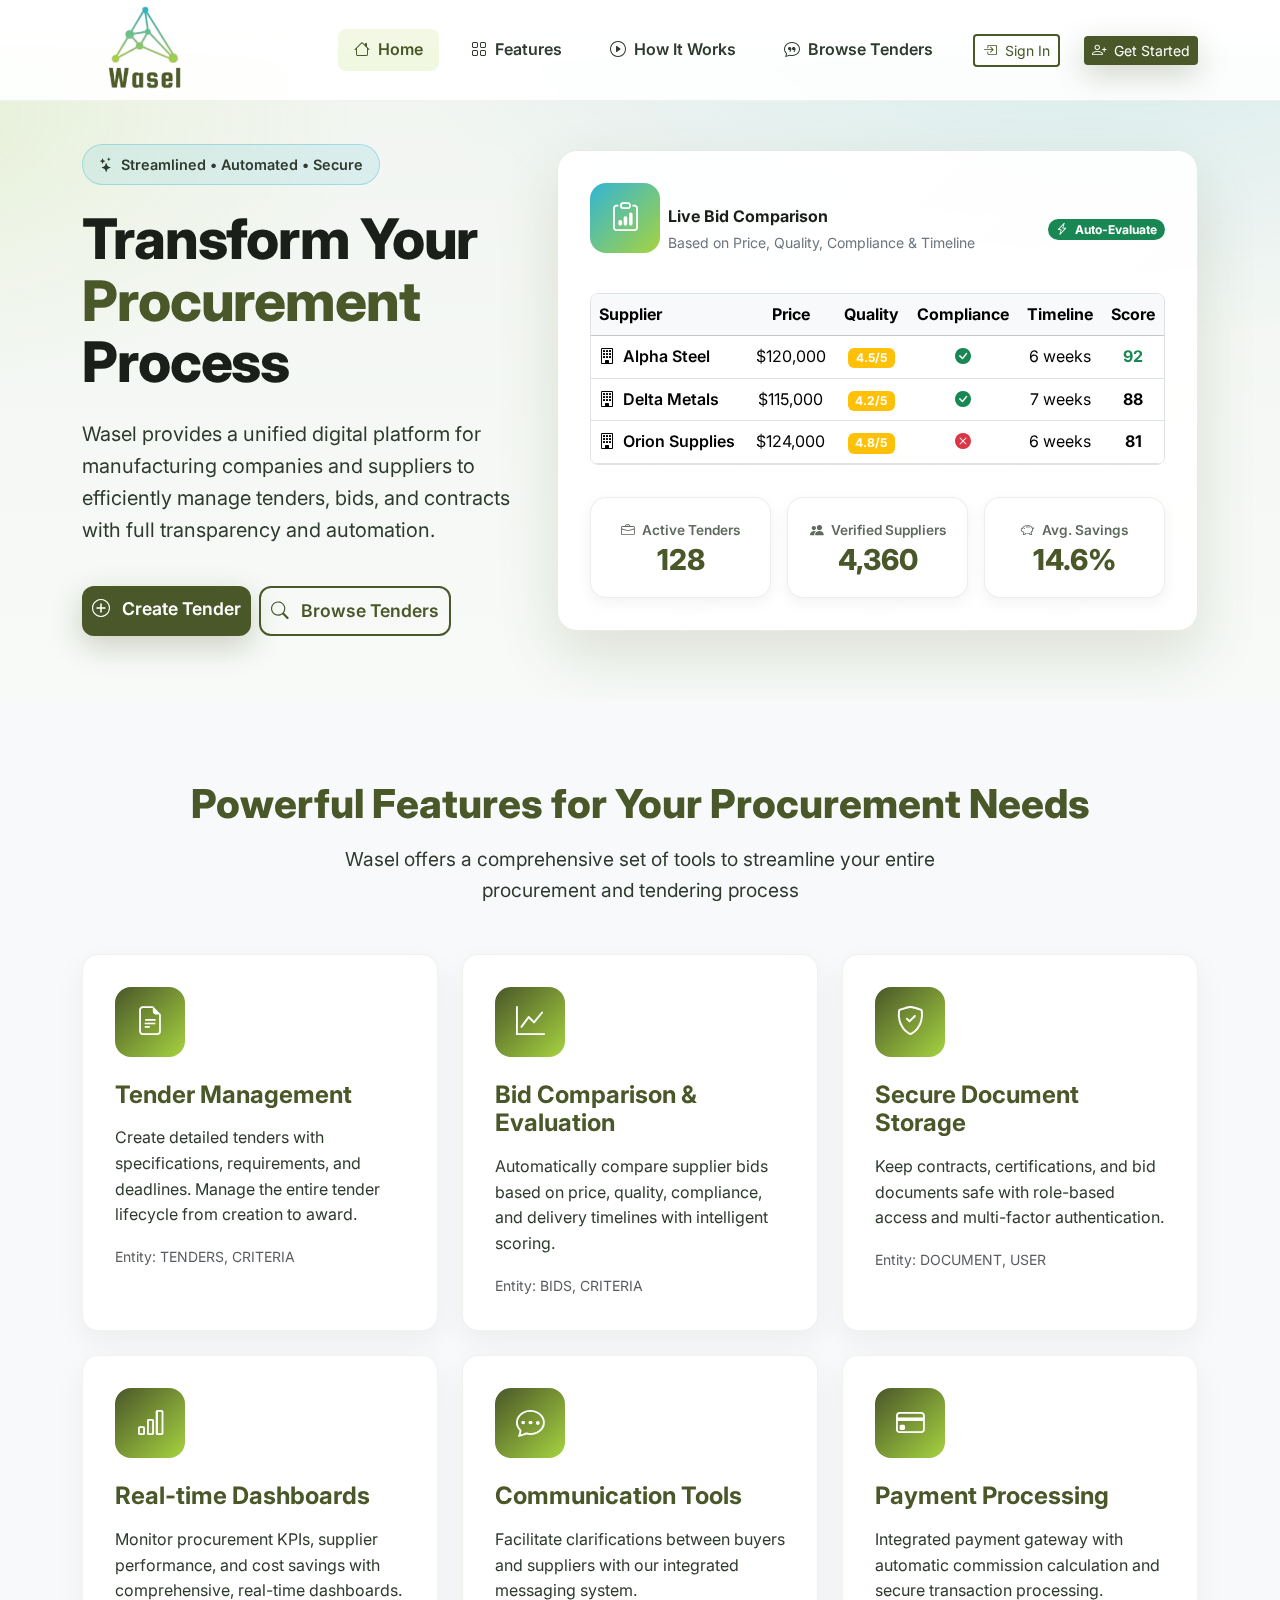
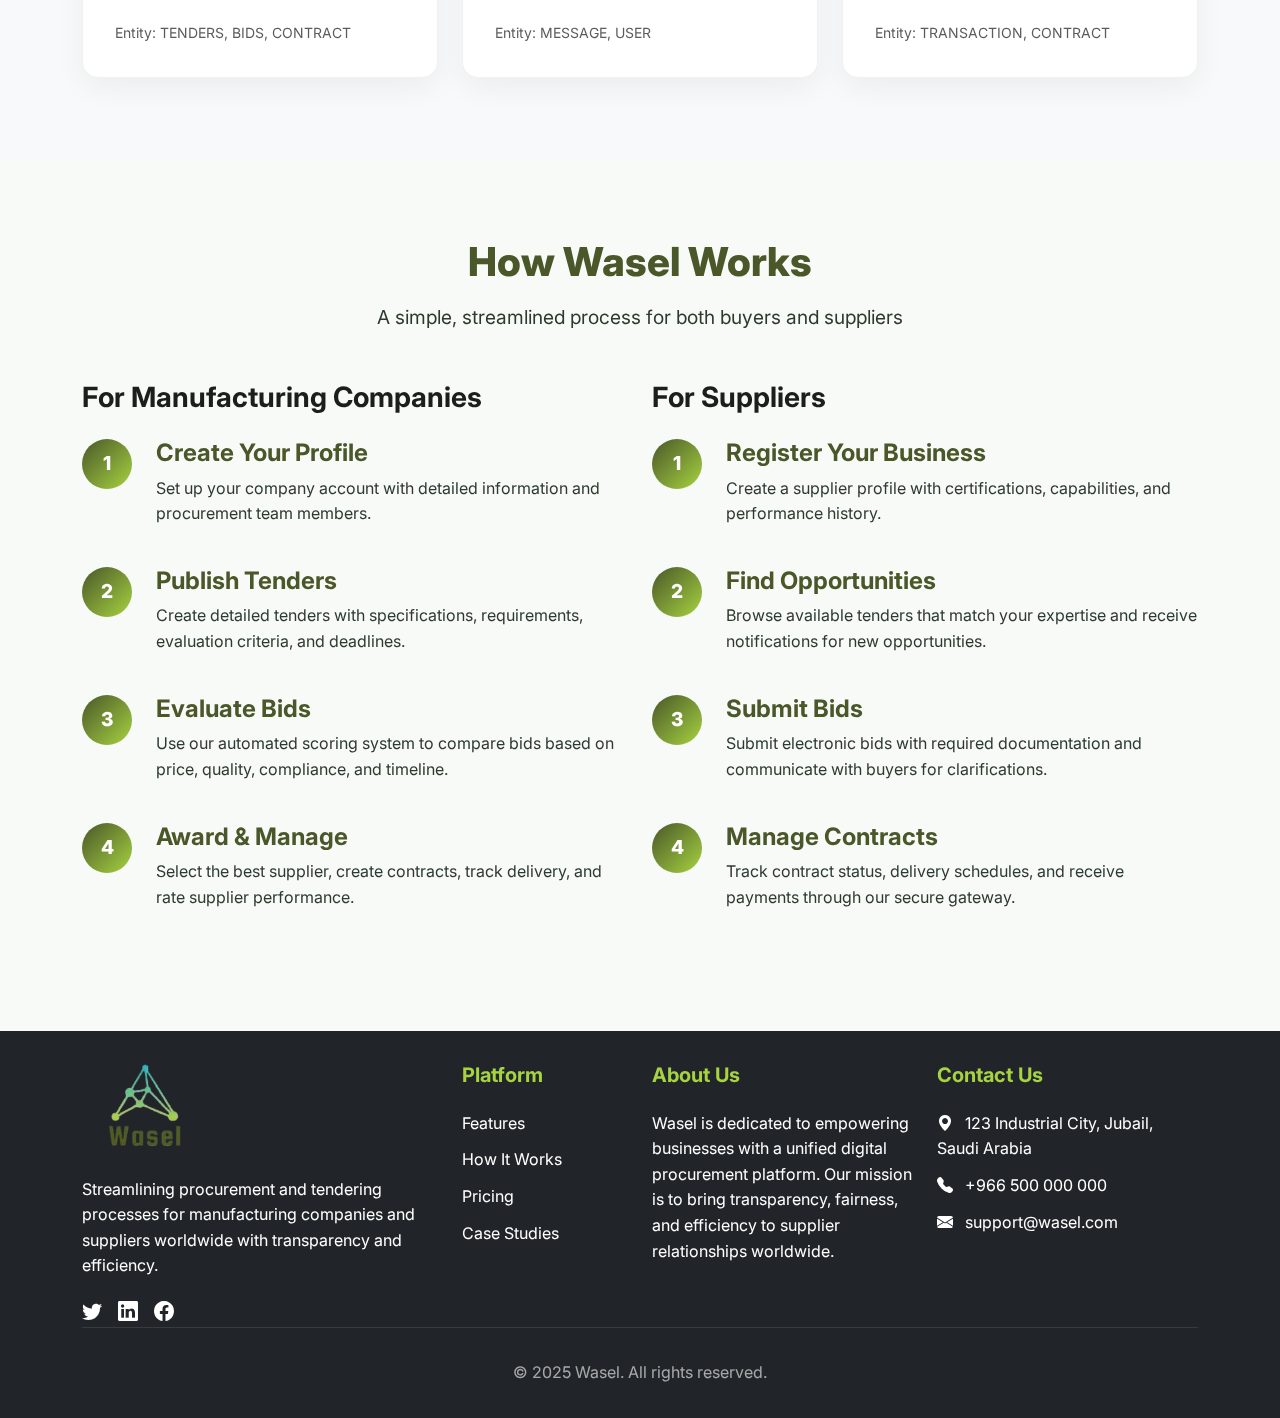
<file: Interfaces_Code/index.html>
<!DOCTYPE html>
<html lang="en">
<head>
    <meta charset="utf-8" />
    <meta name="viewport" content="width=device-width, initial-scale=1" />
    <title>Wasel – Smart Tendering Platform</title>

    <!-- Bootstrap 5 -->
    <link href="https://cdn.jsdelivr.net/npm/bootstrap@5.3.3/dist/css/bootstrap.min.css" rel="stylesheet" />
    <!-- Bootstrap Icons -->
    <link href="https://cdn.jsdelivr.net/npm/bootstrap-icons@1.11.3/font/bootstrap-icons.css" rel="stylesheet" />
    <!-- Google Fonts -->
    <link href="https://fonts.googleapis.com/css2?family=Inter:wght@300;400;500;600;700;800&display=swap" rel="stylesheet">
    <link rel="stylesheet" href="custom.css">
</head>
<body>

<!-- NAVBAR -->
<nav class="navbar navbar-expand-lg p-0 fixed-top mb-4">
    <div class="container">
        <a class="navbar-brand d-flex align-items-center gap-2" href="#">
            <img src="logo.png" style="height: 90px;">
        </a>

        <button class="navbar-toggler" type="button" data-bs-toggle="collapse" data-bs-target="#navbarNav">
            <span class="navbar-toggler-icon"></span>
        </button>

        <div class="collapse navbar-collapse" id="navbarNav">
            <ul class="navbar-nav ms-auto align-items-center gap-3">
                <li class="nav-item"><a class="nav-link active" href="#"><i class="bi bi-house me-1"></i> Home</a></li>
                <li class="nav-item"><a class="nav-link" href="#features"><i class="bi bi-grid me-1"></i> Features</a></li>
                <li class="nav-item"><a class="nav-link" href="#how-it-works"><i class="bi bi-play-circle me-1"></i> How It Works</a></li>
                <li class="nav-item"><a class="nav-link" href="#testimonials"><i class="bi bi-chat-quote me-1"></i> Browse Tenders</a></li>
                <li class="nav-item ms-2">
                    <a class="btn btn-outline-primary btn-sm" href="#">
                        <i class="bi bi-box-arrow-in-right me-1"></i> Sign In
                    </a>
                </li>
                <li class="nav-item">
                    <a class="btn btn-primary btn-sm ms-2" href="#">
                        <i class="bi bi-person-plus me-1"></i> Get Started
                    </a>
                </li>
            </ul>
        </div>
    </div>
</nav>

<!-- HERO SECTION -->
<section class="hero-section mt-5">
    <div class="container">
        <div class="row align-items-center">
            <div class="col-lg-5 hero-content fade-in-up">
          <span class="hero-kicker">
            <i class="bi bi-stars"></i>
            Streamlined • Automated • Secure
          </span>

                <h1 class="hero-title">
                    Transform Your <span class="highlight">Procurement</span> Process
                </h1>

                <p class="hero-subtitle">
                    Wasel provides a unified digital platform for manufacturing companies and suppliers to efficiently manage tenders, bids, and contracts with full transparency and automation.
                </p>

                <div class="hero-cta d-flex flex-wrap gap-2">
                    <a href="#" class="btn btn-primary">
                        <i class="bi bi-plus-circle me-2"></i> Create Tender
                    </a>
                    <a href="#" class="btn btn-outline-primary">
                        <i class="bi bi-search me-2"></i> Browse Tenders
                    </a>
                </div>
            </div>

            <div class="col-lg-7 fade-in-up delay-1">
                <div class="hero-card">
                    <div class="d-flex align-items-center justify-content-between mb-3">
                        <div class="d-flex align-items-center gap-2">
                <span class="feature-icon" style="background: var(--gradient-secondary);">
                  <i class="bi bi-clipboard-data"></i>
                </span>
                            <div>
                                <div class="fw-bold">Live Bid Comparison</div>
                                <small class="text-secondary">Based on Price, Quality, Compliance & Timeline</small>
                            </div>
                        </div>
                        <span class="badge bg-success rounded-pill">
                <i class="bi bi-lightning-charge me-1"></i> Auto-Evaluate
              </span>
                    </div>

                    <div class="table-responsive rounded-3 border">
                        <table class="table align-middle mb-0">
                            <thead class="table-light">
                            <tr>
                                <th>Supplier</th>
                                <th class="text-center">Price</th>
                                <th class="text-center">Quality</th>
                                <th class="text-center">Compliance</th>
                                <th class="text-center">Timeline</th>
                                <th class="text-center">Score</th>
                            </tr>
                            </thead>
                            <tbody>
                            <tr>
                                <td class="fw-semibold"><i class="bi bi-building me-1"></i> Alpha Steel</td>
                                <td class="text-center">$120,000</td>
                                <td class="text-center"><span class="badge bg-warning">4.5/5</span></td>
                                <td class="text-center"><i class="bi bi-check-circle-fill text-success"></i></td>
                                <td class="text-center">6 weeks</td>
                                <td class="text-center fw-bold text-success">92</td>
                            </tr>
                            <tr>
                                <td class="fw-semibold"><i class="bi bi-building me-1"></i> Delta Metals</td>
                                <td class="text-center">$115,000</td>
                                <td class="text-center"><span class="badge bg-warning">4.2/5</span></td>
                                <td class="text-center"><i class="bi bi-check-circle-fill text-success"></i></td>
                                <td class="text-center">7 weeks</td>
                                <td class="text-center fw-bold">88</td>
                            </tr>
                            <tr>
                                <td class="fw-semibold"><i class="bi bi-building me-1"></i> Orion Supplies</td>
                                <td class="text-center">$124,000</td>
                                <td class="text-center"><span class="badge bg-warning">4.8/5</span></td>
                                <td class="text-center"><i class="bi bi-x-circle-fill text-danger"></i></td>
                                <td class="text-center">6 weeks</td>
                                <td class="text-center fw-bold">81</td>
                            </tr>
                            </tbody>
                        </table>
                    </div>

                    <div class="hero-stats">
                        <div class="hero-stat">
                            <small><i class="bi bi-briefcase me-1"></i> Active Tenders</small>
                            <h4>128</h4>
                        </div>
                        <div class="hero-stat">
                            <small><i class="bi bi-people-fill me-1"></i> Verified Suppliers</small>
                            <h4>4,360</h4>
                        </div>
                        <div class="hero-stat">
                            <small><i class="bi bi-piggy-bank me-1"></i> Avg. Savings</small>
                            <h4>14.6%</h4>
                        </div>
                    </div>
                </div>
            </div>
        </div>
    </div>
</section>

<!-- FEATURES SECTION -->
<section id="features" class="section bg-light">
    <div class="container">
        <div class="section-title fade-in-up">
            <h2>Powerful Features for Your Procurement Needs</h2>
            <p>Wasel offers a comprehensive set of tools to streamline your entire procurement and tendering process</p>
        </div>

        <div class="row g-4">
            <div class="col-md-6 col-lg-4 fade-in-up delay-1">
                <div class="feature-card">
                    <div class="feature-icon">
                        <i class="bi bi-file-earmark-text"></i>
                    </div>
                    <h4>Tender Management</h4>
                    <p>Create detailed tenders with specifications, requirements, and deadlines. Manage the entire tender lifecycle from creation to award.</p>
                    <small class="text-muted">Entity: TENDERS, CRITERIA</small>
                </div>
            </div>

            <div class="col-md-6 col-lg-4 fade-in-up delay-2">
                <div class="feature-card">
                    <div class="feature-icon">
                        <i class="bi bi-graph-up"></i>
                    </div>
                    <h4>Bid Comparison & Evaluation</h4>
                    <p>Automatically compare supplier bids based on price, quality, compliance, and delivery timelines with intelligent scoring.</p>
                    <small class="text-muted">Entity: BIDS, CRITERIA</small>
                </div>
            </div>

            <div class="col-md-6 col-lg-4 fade-in-up delay-3">
                <div class="feature-card">
                    <div class="feature-icon">
                        <i class="bi bi-shield-check"></i>
                    </div>
                    <h4>Secure Document Storage</h4>
                    <p>Keep contracts, certifications, and bid documents safe with role-based access and multi-factor authentication.</p>
                    <small class="text-muted">Entity: DOCUMENT, USER</small>
                </div>
            </div>

            <div class="col-md-6 col-lg-4 fade-in-up">
                <div class="feature-card">
                    <div class="feature-icon">
                        <i class="bi bi-bar-chart"></i>
                    </div>
                    <h4>Real-time Dashboards</h4>
                    <p>Monitor procurement KPIs, supplier performance, and cost savings with comprehensive, real-time dashboards.</p>
                    <small class="text-muted">Entity: TENDERS, BIDS, CONTRACT</small>
                </div>
            </div>

            <div class="col-md-6 col-lg-4 fade-in-up delay-1">
                <div class="feature-card">
                    <div class="feature-icon">
                        <i class="bi bi-chat-dots"></i>
                    </div>
                    <h4>Communication Tools</h4>
                    <p>Facilitate clarifications between buyers and suppliers with our integrated messaging system.</p>
                    <small class="text-muted">Entity: MESSAGE, USER</small>
                </div>
            </div>

            <div class="col-md-6 col-lg-4 fade-in-up delay-2">
                <div class="feature-card">
                    <div class="feature-icon">
                        <i class="bi bi-credit-card"></i>
                    </div>
                    <h4>Payment Processing</h4>
                    <p>Integrated payment gateway with automatic commission calculation and secure transaction processing.</p>
                    <small class="text-muted">Entity: TRANSACTION, CONTRACT</small>
                </div>
            </div>
        </div>
    </div>
</section>

<!-- HOW IT WORKS SECTION -->
<section id="how-it-works" class="section">
    <div class="container">
        <div class="section-title fade-in-up">
            <h2>How Wasel Works</h2>
            <p>A simple, streamlined process for both buyers and suppliers</p>
        </div>

        <div class="row">
            <div class="col-lg-6">
                <h3 class="mb-4">For Manufacturing Companies</h3>

                <div class="process-step fade-in-up">
                    <div class="step-number">1</div>
                    <div class="step-content">
                        <h4>Create Your Profile</h4>
                        <p>Set up your company account with detailed information and procurement team members.</p>
                    </div>
                </div>

                <div class="process-step fade-in-up delay-1">
                    <div class="step-number">2</div>
                    <div class="step-content">
                        <h4>Publish Tenders</h4>
                        <p>Create detailed tenders with specifications, requirements, evaluation criteria, and deadlines.</p>
                    </div>
                </div>

                <div class="process-step fade-in-up delay-2">
                    <div class="step-number">3</div>
                    <div class="step-content">
                        <h4>Evaluate Bids</h4>
                        <p>Use our automated scoring system to compare bids based on price, quality, compliance, and timeline.</p>
                    </div>
                </div>

                <div class="process-step fade-in-up delay-3">
                    <div class="step-number">4</div>
                    <div class="step-content">
                        <h4>Award & Manage</h4>
                        <p>Select the best supplier, create contracts, track delivery, and rate supplier performance.</p>
                    </div>
                </div>
            </div>

            <div class="col-lg-6">
                <h3 class="mb-4">For Suppliers</h3>

                <div class="process-step fade-in-up">
                    <div class="step-number">1</div>
                    <div class="step-content">
                        <h4>Register Your Business</h4>
                        <p>Create a supplier profile with certifications, capabilities, and performance history.</p>
                    </div>
                </div>

                <div class="process-step fade-in-up delay-1">
                    <div class="step-number">2</div>
                    <div class="step-content">
                        <h4>Find Opportunities</h4>
                        <p>Browse available tenders that match your expertise and receive notifications for new opportunities.</p>
                    </div>
                </div>

                <div class="process-step fade-in-up delay-2">
                    <div class="step-number">3</div>
                    <div class="step-content">
                        <h4>Submit Bids</h4>
                        <p>Submit electronic bids with required documentation and communicate with buyers for clarifications.</p>
                    </div>
                </div>

                <div class="process-step fade-in-up delay-3">
                    <div class="step-number">4</div>
                    <div class="step-content">
                        <h4>Manage Contracts</h4>
                        <p>Track contract status, delivery schedules, and receive payments through our secure gateway.</p>
                    </div>
                </div>
            </div>
        </div>
    </div>
</section>


<!-- FOOTER -->
<footer class="footer bg-dark text-white">
    <div class="container">
        <div class="row">
            <!-- Brand Section -->
            <div class="col-lg-4 ">
                <h5>
                    <img src="logo.png" style="height: 90px;">
                </h5>
                <p>Streamlining procurement and tendering processes for manufacturing companies and suppliers worldwide with transparency and efficiency.</p>
                <div class="d-flex gap-3 mt-3">
                    <a href="#" class="text-white"><i class="bi bi-twitter fs-5"></i></a>
                    <a href="#" class="text-white"><i class="bi bi-linkedin fs-5"></i></a>
                    <a href="#" class="text-white"><i class="bi bi-facebook fs-5"></i></a>
                </div>
            </div>

            <!-- Platform Section -->
            <div class="col-lg-2 col-md-4 ">
                <h5>Platform</h5>
                <ul class="list-unstyled">
                    <li><a href="#" class="text-white text-decoration-none">Features</a></li>
                    <li><a href="#" class="text-white text-decoration-none">How It Works</a></li>
                    <li><a href="#" class="text-white text-decoration-none">Pricing</a></li>
                    <li><a href="#" class="text-white text-decoration-none">Case Studies</a></li>
                </ul>
            </div>

            <!-- About Us Section -->
            <div class="col-lg-3 col-md-4 ">
                <h5>About Us</h5>
                <p>Wasel is dedicated to empowering businesses with a unified digital procurement platform. Our mission is to bring transparency, fairness, and efficiency to supplier relationships worldwide.</p>
            </div>

            <!-- Contact Us Section -->
            <div class="col-lg-3 col-md-4 ">
                <h5>Contact Us</h5>
                <ul class="list-unstyled">
                    <li><i class="bi bi-geo-alt-fill me-2"></i> 123 Industrial City, Jubail, Saudi Arabia</li>
                    <li><i class="bi bi-telephone-fill me-2"></i> +966 500 000 000</li>
                    <li><i class="bi bi-envelope-fill me-2"></i> support@wasel.com</li>
                </ul>
            </div>
        </div>

        <div class="footer-bottom text-center ">
            <p>&copy; 2025 Wasel. All rights reserved.</p>
        </div>
    </div>
</footer>


<!-- Bootstrap Bundle -->
<script src="https://cdn.jsdelivr.net/npm/bootstrap@5.3.3/dist/js/bootstrap.bundle.min.js"></script>

<script>
    // Navbar scroll effect
    window.addEventListener('scroll', function() {
        if (window.scrollY > 50) {
            document.querySelector('.navbar').classList.add('scrolled');
        } else {
            document.querySelector('.navbar').classList.remove('scrolled');
        }
    });

    // Simple animation on scroll
    window.addEventListener('load', function() {
        const fadeElements = document.querySelectorAll('.fade-in-up');

        const fadeInOnScroll = function() {
            fadeElements.forEach(element => {
                const elementTop = element.getBoundingClientRect().top;
                const elementVisible = 150;

                if (elementTop < window.innerHeight - elementVisible) {
                    element.classList.add('active');
                }
            });
        };

        // Initial check
        fadeInOnScroll();

        // Check on scroll
        window.addEventListener('scroll', fadeInOnScroll);
    });
</script>
</body>
</html>
</file>
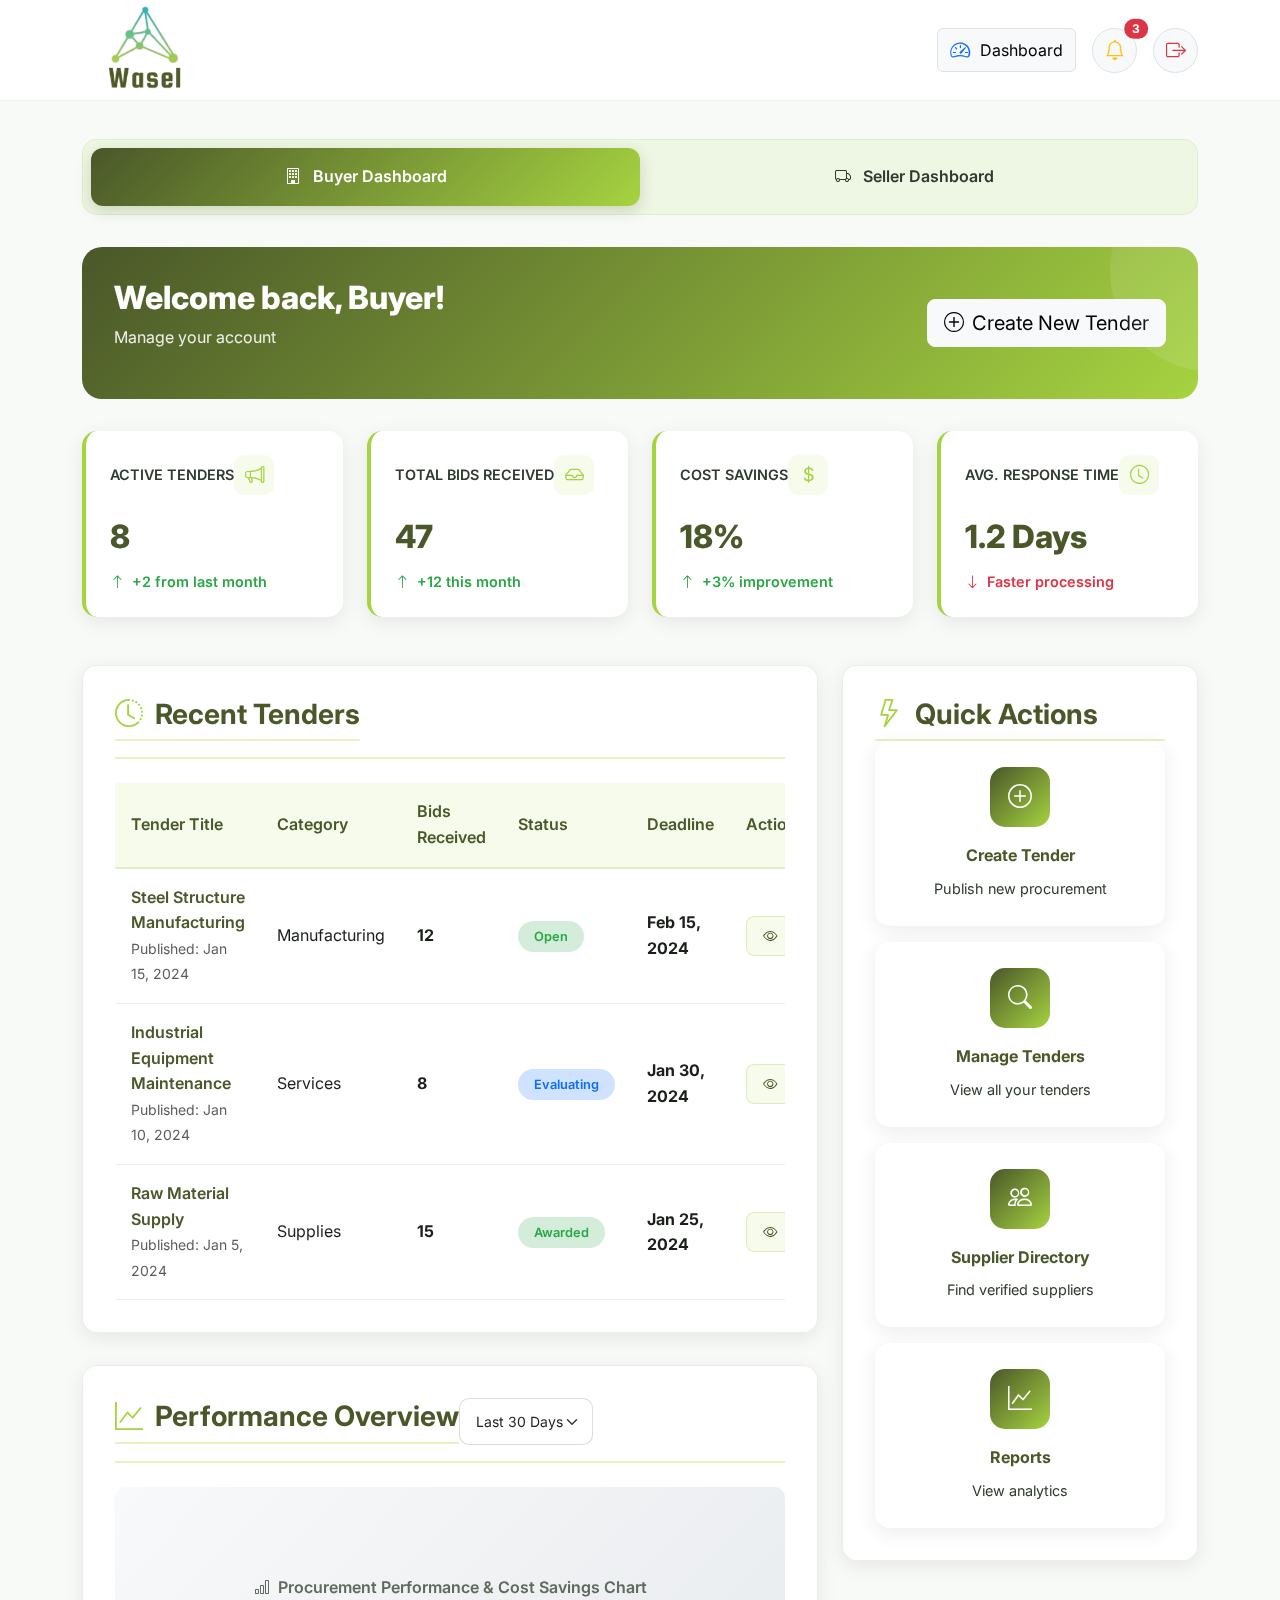
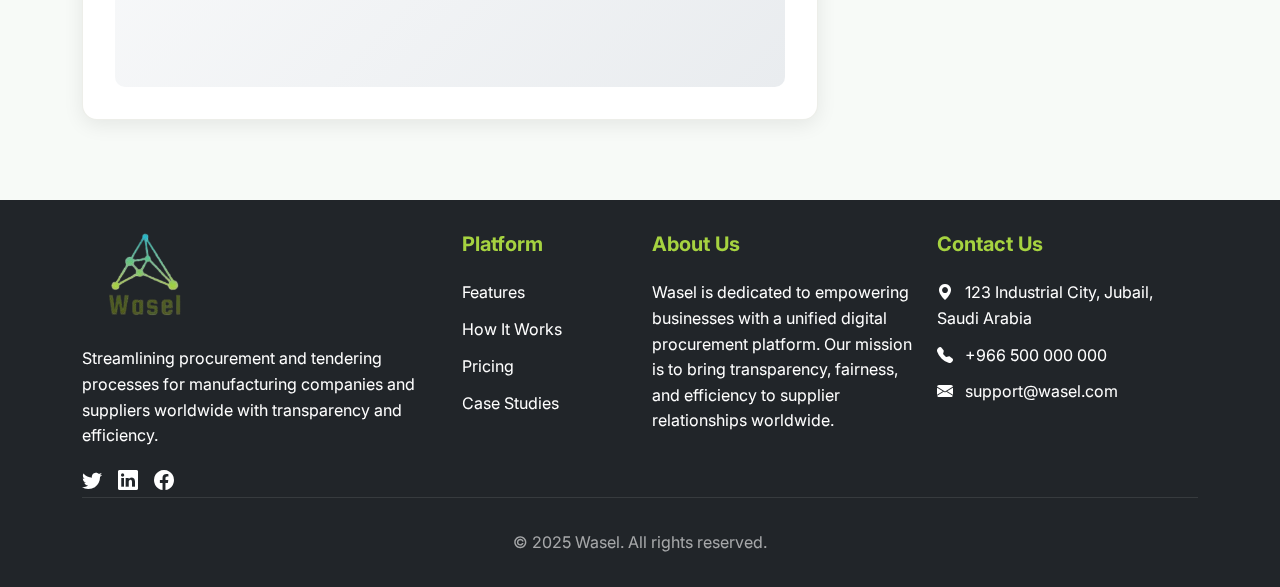
<file: Interfaces_Code/dash_s.html>
<!DOCTYPE html>
<html lang="en">
<head>
    <meta charset="utf-8" />
    <meta name="viewport" content="width=device-width, initial-scale=1" />
    <title>Dashboard - Wasel Procurement Platform</title>

    <!-- Bootstrap 5 -->
    <link href="https://cdn.jsdelivr.net/npm/bootstrap@5.3.3/dist/css/bootstrap.min.css" rel="stylesheet" />
    <!-- Bootstrap Icons -->
    <link href="https://cdn.jsdelivr.net/npm/bootstrap-icons@1.11.3/font/bootstrap-icons.css" rel="stylesheet" />
    <!-- Google Fonts -->
    <link href="https://fonts.googleapis.com/css2?family=Inter:wght@300;400;500;600;700;800&display=swap" rel="stylesheet">
    <link rel="stylesheet" href="custom.css">

    <style>

        /* ======= DASHBOARD SECTION ======= */
        .dashboard-section {
            flex: 1;
            margin-top:91px !important;
            padding: 3rem 0;
        }

        /* User Type Selector */
        .user-type-selector {
            display: flex;
            border-radius: 15px;
            background: rgba(166, 211, 64, 0.1);
            padding: 0.5rem;
            margin-bottom: 2rem;
            border: 1px solid rgba(166, 211, 64, 0.2);
        }

        .user-type-btn {
            flex: 1;
            text-align: center;
            padding: 1rem 1.5rem;
            border-radius: 12px;
            font-weight: 600;
            cursor: pointer;
            transition: all 0.3s ease;
            border: none;
            background: transparent;
            color: var(--ink-700);
            display: flex;
            align-items: center;
            justify-content: center;
            gap: 0.75rem;
        }

        .user-type-btn.active {
            background: var(--gradient-primary);
            color: white;
            box-shadow: 0 5px 15px rgba(74, 87, 41, 0.2);
        }

        /* Welcome Header */
        .welcome-header {
            background: linear-gradient(135deg, var(--brand-dark), var(--brand-accent));
            color: white;
            padding: 2rem;
            border-radius: 20px;
            margin-bottom: 2rem;
            position: relative;
            overflow: hidden;
        }

        .welcome-header::before {
            content: '';
            position: absolute;
            top: -50%;
            right: -10%;
            width: 200px;
            height: 200px;
            background: rgba(255,255,255,0.1);
            border-radius: 50%;
        }

        .welcome-title {
            font-weight: 800;
            font-size: 2rem;
            margin-bottom: 0.5rem;
        }

        .welcome-subtitle {
            opacity: 0.9;
            margin-bottom: 1rem;
        }

        /* Stats Grid */
        .stats-grid {
            display: grid;
            grid-template-columns: repeat(auto-fit, minmax(240px, 1fr));
            gap: 1.5rem;
            margin-bottom: 3rem;
        }

        .stat-card {
            background: white;
            padding: 1.5rem;
            border-radius: 15px;
            box-shadow: 0 5px 20px rgba(0,0,0,0.08);
            border-left: 4px solid var(--brand-accent);
            transition: all 0.3s ease;
        }

        .stat-card:hover {
            transform: translateY(-5px);
            box-shadow: 0 10px 30px rgba(0,0,0,0.12);
        }

        .stat-header {
            display: flex;
            justify-content: between;
            align-items: center;
            margin-bottom: 1rem;
        }

        .stat-title {
            font-weight: 600;
            color: var(--ink-700);
            font-size: 0.9rem;
        }

        .stat-icon {
            width: 40px;
            height: 40px;
            border-radius: 10px;
            background: rgba(166, 211, 64, 0.1);
            display: flex;
            align-items: center;
            justify-content: center;
            color: var(--brand-accent);
            font-size: 1.2rem;
        }

        .stat-value {
            font-size: 2rem;
            font-weight: 800;
            color: var(--brand-dark);
            margin-bottom: 0.5rem;
        }

        .stat-trend {
            display: flex;
            align-items: center;
            gap: 0.5rem;
            font-size: 0.9rem;
            font-weight: 600;
        }

        .trend-up {
            color: #28a745;
        }

        .trend-down {
            color: #dc3545;
        }

        /* Content Cards */
        .content-card {
            background: white;
            border-radius: 15px;
            padding: 2rem;
            margin-bottom: 2rem;
            box-shadow: 0 5px 20px rgba(0,0,0,0.08);
            border: 1px solid rgba(74, 87, 41, 0.1);
        }

        .card-header {
            display: flex;
            justify-content: between;
            align-items: center;
            margin-bottom: 1.5rem;
            padding-bottom: 1rem;
            border-bottom: 2px solid rgba(166, 211, 64, 0.3);
        }

        .card-title {
            font-weight: 700;
            color: var(--brand-dark);
            margin: 0;
            display: flex;
            align-items: center;
            gap: 0.75rem;
        }

        .card-title i {
            color: var(--brand-accent);
        }

        .card-actions {
            display: flex;
            gap: 0.5rem;
        }

        /* Tables */
        .data-table {
            width: 100%;
            border-collapse: collapse;
        }

        .data-table th {
            background: rgba(166, 211, 64, 0.1);
            padding: 1rem;
            text-align: left;
            font-weight: 600;
            color: var(--brand-dark);
            border-bottom: 2px solid rgba(166, 211, 64, 0.3);
        }

        .data-table td {
            padding: 1rem;
            border-bottom: 1px solid rgba(74, 87, 41, 0.1);
            vertical-align: middle;
        }

        .entity-title {
            font-weight: 600;
            color: var(--brand-dark);
        }

        .entity-info {
            display: flex;
            align-items: center;
            gap: 0.75rem;
        }

        .entity-avatar {
            width: 35px;
            height: 35px;
            border-radius: 50%;
            background: var(--gradient-primary);
            display: flex;
            align-items: center;
            justify-content: center;
            color: white;
            font-weight: 600;
            font-size: 0.8rem;
        }

        .status-badge {
            padding: 0.5rem 1rem;
            border-radius: 20px;
            font-size: 0.8rem;
            font-weight: 600;
            text-align: center;
        }

        .status-open {
            background: rgba(40, 167, 69, 0.2);
            color: #28a745;
        }

        .status-evaluating {
            background: rgba(13, 110, 253, 0.2);
            color: #0d6efd;
        }

        .status-awarded {
            background: rgba(40, 167, 69, 0.2);
            color: #28a745;
        }

        .status-closed {
            background: rgba(108, 117, 125, 0.2);
            color: #6c757d;
        }

        .status-submitted {
            background: rgba(255, 193, 7, 0.2);
            color: #ffc107;
        }

        .status-won {
            background: rgba(40, 167, 69, 0.2);
            color: #28a745;
        }

        .status-lost {
            background: rgba(220, 53, 69, 0.2);
            color: #dc3545;
        }

        /* Action Buttons */
        .btn-action {
            padding: 0.5rem 1rem;
            border-radius: 8px;
            font-weight: 600;
            font-size: 0.9rem;
            transition: all 0.3s ease;
            border: none;
        }

        .btn-view {
            background: rgba(166, 211, 64, 0.1);
            color: var(--brand-dark);
            border: 1px solid rgba(166, 211, 64, 0.3);
        }

        .btn-view:hover {
            background: var(--brand-accent);
            color: white;
        }

        .btn-manage {
            background: rgba(13, 110, 253, 0.1);
            color: #0d6efd;
            border: 1px solid rgba(13, 110, 253, 0.3);
        }

        .btn-manage:hover {
            background: #0d6efd;
            color: white;
        }

        /* Quick Actions */
        .quick-actions {
            display: grid;
            grid-template-columns: repeat(auto-fit, minmax(200px, 1fr));
            gap: 1rem;
        }

        .action-card {
            background: white;
            padding: 1.5rem;
            border-radius: 15px;
            box-shadow: 0 5px 20px rgba(0,0,0,0.08);
            text-align: center;
            transition: all 0.3s ease;
            cursor: pointer;
            border: 2px solid transparent;
        }

        .action-card:hover {
            transform: translateY(-5px);
            box-shadow: 0 10px 30px rgba(0,0,0,0.12);
            border-color: var(--brand-accent);
        }

        .action-icon {
            width: 60px;
            height: 60px;
            border-radius: 15px;
            background: var(--gradient-primary);
            display: flex;
            align-items: center;
            justify-content: center;
            color: white;
            font-size: 1.5rem;
            margin: 0 auto 1rem auto;
        }

        .action-title {
            font-weight: 700;
            color: var(--brand-dark);
            margin-bottom: 0.5rem;
        }

        .action-description {
            color: var(--ink-700);
            font-size: 0.9rem;
        }

        /* Activity List */
        .activity-list {
            list-style: none;
            padding: 0;
        }

        .activity-item {
            display: flex;
            gap: 1rem;
            padding: 1rem 0;
            border-bottom: 1px solid rgba(74, 87, 41, 0.1);
        }

        .activity-item:last-child {
            border-bottom: none;
        }

        .activity-icon {
            width: 40px;
            height: 40px;
            border-radius: 50%;
            background: rgba(166, 211, 64, 0.1);
            display: flex;
            align-items: center;
            justify-content: center;
            color: var(--brand-accent);
            flex-shrink: 0;
        }

        .activity-content {
            flex: 1;
        }

        .activity-title {
            font-weight: 600;
            color: var(--brand-dark);
            margin-bottom: 0.25rem;
        }

        .activity-description {
            color: var(--ink-700);
            font-size: 0.9rem;
            margin-bottom: 0.5rem;
        }

        .activity-time {
            font-size: 0.8rem;
            color: var(--ink-500);
        }

        /* Performance Chart */
        .performance-chart {
            background: white;
            border-radius: 15px;
            padding: 2rem;
            box-shadow: 0 5px 20px rgba(0,0,0,0.08);
        }

        .chart-placeholder {
            background: linear-gradient(135deg, #f8f9fa, #e9ecef);
            border-radius: 10px;
            height: 200px;
            display: flex;
            align-items: center;
            justify-content: center;
            color: var(--ink-500);
            font-weight: 600;
        }

        /* ======= RESPONSIVE ======= */
        @media (max-width: 768px) {
            .dashboard-section {
                padding: 2rem 0;
            }

            .welcome-title {
                font-size: 1.5rem;
            }

            .stats-grid {
                grid-template-columns: 1fr;
            }

            .data-table {
                display: block;
                overflow-x: auto;
            }

            .quick-actions {
                grid-template-columns: 1fr;
            }

            .user-type-selector {
                flex-direction: column;
            }
        }
    </style>
</head>
<body>

<!-- NAVBAR -->
<nav class="navbar navbar-expand-lg p-0 fixed-top mb-4">
    <div class="container">
        <a class="navbar-brand d-flex align-items-center gap-2" href="index.html">
            <img src="logo.png" style="height: 90px;">
        </a>

        <button class="navbar-toggler" type="button" data-bs-toggle="collapse" data-bs-target="#navbarNav">
            <span class="navbar-toggler-icon"></span>
        </button>

        <div class="collapse navbar-collapse" id="navbarNav">


            <ul class="navbar-nav ms-auto align-items-center gap-3">
                <!-- Dashboard -->
                <li class="nav-item">
                    <a class="btn btn-light border  d-flex align-items-center justify-content-center"
                       href="dashboard.html" title="Dashboard" >
                        <i class="bi bi-speedometer2 fs-5 text-primary mr-3" style="    margin-right: 10px;"></i> Dashboard
                    </a>
                </li>

                <!-- Notifications -->
                <li class="nav-item dropdown">
                    <a class="btn btn-light border rounded-circle d-flex align-items-center justify-content-center position-relative"
                       href="#" id="notificationsDropdown" role="button" data-bs-toggle="dropdown" aria-expanded="false"
                       title="Notifications" style="width:45px; height:45px;">
                        <i class="bi bi-bell fs-5 text-warning"></i>
                        <span class="position-absolute top-0 start-100 translate-middle badge rounded-pill bg-danger">
                            3
                        </span>
                    </a>
                    <ul class="dropdown-menu dropdown-menu-end" aria-labelledby="notificationsDropdown">
                        <li><a class="dropdown-item" href="#">New tender available</a></li>
                        <li><a class="dropdown-item" href="#">Your bid was accepted</a></li>
                        <li><a class="dropdown-item" href="#">System update scheduled</a></li>
                    </ul>
                </li>

                <!-- Logout -->
                <li class="nav-item">
                    <a class="btn btn-light border rounded-circle d-flex align-items-center justify-content-center"
                       href="logout.html" title="Logout" style="width:45px; height:45px;">
                        <i class="bi bi-box-arrow-right fs-5 text-danger"></i>
                    </a>
                </li>
            </ul>
        </div>
    </div>
</nav>



<!-- DASHBOARD SECTION -->
<section class="dashboard-section mt-5">
    <div class="container">
        <!-- User Type Selector -->
        <div class="user-type-selector">
            <button class="user-type-btn active" data-user-type="buyer">
                <i class="bi bi-building"></i>
                Buyer Dashboard
            </button>
            <button class="user-type-btn" data-user-type="seller">
                <i class="bi bi-truck"></i>
                Seller Dashboard
            </button>
        </div>

        <!-- Welcome Header -->
        <div class="welcome-header">
            <div class="row align-items-center">
                <div class="col-lg-8">
                    <h1 class="welcome-title" id="welcomeTitle">Welcome back, Buyer!</h1>
                    <p class="welcome-subtitle" id="welcomeSubtitle">Manage your account</p>
                </div>
                <div class="col-lg-4 text-lg-end">
                    <button class="btn btn-light btn-lg" id="mainActionBtn">
                        <i class="bi bi-plus-circle me-2"></i>Create New Tender
                    </button>
                </div>
            </div>
        </div>

        <!-- Quick Stats -->
        <div class="stats-grid" id="statsGrid">
            <!-- Buyer Stats -->
            <div class="stat-card buyer-stats">
                <div class="stat-header">
                    <div class="stat-title">ACTIVE TENDERS</div>
                    <div class="stat-icon">
                        <i class="bi bi-megaphone"></i>
                    </div>
                </div>
                <div class="stat-value">8</div>
                <div class="stat-trend trend-up">
                    <i class="bi bi-arrow-up"></i>
                    <span>+2 from last month</span>
                </div>
            </div>

            <div class="stat-card buyer-stats">
                <div class="stat-header">
                    <div class="stat-title">TOTAL BIDS RECEIVED</div>
                    <div class="stat-icon">
                        <i class="bi bi-inbox"></i>
                    </div>
                </div>
                <div class="stat-value">47</div>
                <div class="stat-trend trend-up">
                    <i class="bi bi-arrow-up"></i>
                    <span>+12 this month</span>
                </div>
            </div>

            <div class="stat-card buyer-stats">
                <div class="stat-header">
                    <div class="stat-title">COST SAVINGS</div>
                    <div class="stat-icon">
                        <i class="bi bi-currency-dollar"></i>
                    </div>
                </div>
                <div class="stat-value">18%</div>
                <div class="stat-trend trend-up">
                    <i class="bi bi-arrow-up"></i>
                    <span>+3% improvement</span>
                </div>
            </div>

            <div class="stat-card buyer-stats">
                <div class="stat-header">
                    <div class="stat-title">AVG. RESPONSE TIME</div>
                    <div class="stat-icon">
                        <i class="bi bi-clock"></i>
                    </div>
                </div>
                <div class="stat-value">1.2 Days</div>
                <div class="stat-trend trend-down">
                    <i class="bi bi-arrow-down"></i>
                    <span>Faster processing</span>
                </div>
            </div>

            <!-- Seller Stats (Hidden by default) -->
            <div class="stat-card seller-stats" style="display: none;">
                <div class="stat-header">
                    <div class="stat-title">ACTIVE BIDS</div>
                    <div class="stat-icon">
                        <i class="bi bi-megaphone"></i>
                    </div>
                </div>
                <div class="stat-value">12</div>
                <div class="stat-trend trend-up">
                    <i class="bi bi-arrow-up"></i>
                    <span>+3 from last month</span>
                </div>
            </div>

            <div class="stat-card seller-stats" style="display: none;">
                <div class="stat-header">
                    <div class="stat-title">SUCCESS RATE</div>
                    <div class="stat-icon">
                        <i class="bi bi-trophy"></i>
                    </div>
                </div>
                <div class="stat-value">68%</div>
                <div class="stat-trend trend-up">
                    <i class="bi bi-arrow-up"></i>
                    <span>+5% improvement</span>
                </div>
            </div>

            <div class="stat-card seller-stats" style="display: none;">
                <div class="stat-header">
                    <div class="stat-title">TOTAL REVENUE</div>
                    <div class="stat-icon">
                        <i class="bi bi-currency-dollar"></i>
                    </div>
                </div>
                <div class="stat-value">$1.2M</div>
                <div class="stat-trend trend-up">
                    <i class="bi bi-arrow-up"></i>
                    <span>+$240K this quarter</span>
                </div>
            </div>

            <div class="stat-card seller-stats" style="display: none;">
                <div class="stat-header">
                    <div class="stat-title">AVG. RESPONSE TIME</div>
                    <div class="stat-icon">
                        <i class="bi bi-clock"></i>
                    </div>
                </div>
                <div class="stat-value">2.3 Days</div>
                <div class="stat-trend trend-down">
                    <i class="bi bi-arrow-down"></i>
                    <span>Faster than average</span>
                </div>
            </div>
        </div>

        <div class="row">
            <!-- Main Content -->
            <div class="col-lg-8">
                <!-- Recent Tenders/Bids -->
                <div class="content-card">
                    <div class="card-header">
                        <h3 class="card-title" id="mainTableTitle">
                            <i class="bi bi-clock-history"></i>
                            Recent Tenders
                        </h3>
                    </div>

                    <div class="table-responsive">
                        <table class="data-table" id="mainDataTable">
                            <!-- Buyer Table -->
                            <thead class="buyer-table">
                            <tr>
                                <th>Tender Title</th>
                                <th>Category</th>
                                <th>Bids Received</th>
                                <th>Status</th>
                                <th>Deadline</th>
                                <th>Actions</th>
                            </tr>
                            </thead>
                            <tbody class="buyer-table">
                            <tr>
                                <td>
                                    <div class="entity-title">Steel Structure Manufacturing</div>
                                    <small class="text-muted">Published: Jan 15, 2024</small>
                                </td>
                                <td>Manufacturing</td>
                                <td>
                                    <strong>12</strong>
                                </td>
                                <td>
                                    <span class="status-badge status-open">Open</span>
                                </td>
                                <td>
                                    <strong>Feb 15, 2024</strong>
                                </td>
                                <td>
                                    <button class="btn btn-action btn-view btn-sm">
                                        <i class="bi bi-eye"></i>
                                    </button>
                                </td>
                            </tr>

                            <tr>
                                <td>
                                    <div class="entity-title">Industrial Equipment Maintenance</div>
                                    <small class="text-muted">Published: Jan 10, 2024</small>
                                </td>
                                <td>Services</td>
                                <td>
                                    <strong>8</strong>
                                </td>
                                <td>
                                    <span class="status-badge status-evaluating">Evaluating</span>
                                </td>
                                <td>
                                    <strong>Jan 30, 2024</strong>
                                </td>
                                <td>
                                    <button class="btn btn-action btn-view btn-sm">
                                        <i class="bi bi-eye"></i>
                                    </button>

                                </td>
                            </tr>

                            <tr>
                                <td>
                                    <div class="entity-title">Raw Material Supply</div>
                                    <small class="text-muted">Published: Jan 5, 2024</small>
                                </td>
                                <td>Supplies</td>
                                <td>
                                    <strong>15</strong>
                                </td>
                                <td>
                                    <span class="status-badge status-awarded">Awarded</span>
                                </td>
                                <td>
                                    <strong>Jan 25, 2024</strong>
                                </td>
                                <td>
                                    <button class="btn btn-action btn-view btn-sm">
                                        <i class="bi bi-eye"></i>
                                    </button>

                                </td>
                            </tr>
                            </tbody>

                            <!-- Seller Table (Hidden by default) -->
                            <thead class="seller-table" style="display: none;">
                            <tr>
                                <th>Tender</th>
                                <th>Buyer</th>
                                <th>Bid Amount</th>
                                <th>Status</th>
                                <th>Score</th>
                                <th>Actions</th>
                            </tr>
                            </thead>
                            <tbody class="seller-table" style="display: none;">
                            <tr>
                                <td>
                                    <div class="entity-title">Steel Structure Manufacturing</div>
                                    <small class="text-muted">Submitted: Jan 20, 2024</small>
                                </td>
                                <td>
                                    <div class="entity-info">
                                        <div class="entity-avatar">SI</div>
                                        <div>Saudi Industrial Co.</div>
                                    </div>
                                </td>
                                <td>
                                    <strong>$520,000</strong>
                                </td>
                                <td>
                                    <span class="status-badge status-evaluating">Under Evaluation</span>
                                </td>
                                <td>
                                    <span class="status-badge status-open">85</span>
                                </td>
                                <td>
                                    <button class="btn btn-action btn-view btn-sm">
                                        <i class="bi bi-eye"></i>
                                    </button>
                                </td>
                            </tr>

                            <tr>
                                <td>
                                    <div class="entity-title">Industrial Equipment Maintenance</div>
                                    <small class="text-muted">Submitted: Jan 18, 2024</small>
                                </td>
                                <td>
                                    <div class="entity-info">
                                        <div class="entity-avatar">GC</div>
                                        <div>Gulf Chemical Industries</div>
                                    </div>
                                </td>
                                <td>
                                    <strong>$145,000</strong>
                                </td>
                                <td>
                                    <span class="status-badge status-won">Contract Awarded</span>
                                </td>
                                <td>
                                    <span class="status-badge status-open">92</span>
                                </td>
                                <td>
                                    <button class="btn btn-action btn-view btn-sm">
                                        <i class="bi bi-eye"></i>
                                    </button>
                                </td>
                            </tr>
                            </tbody>
                        </table>
                    </div>
                </div>

                <!-- Performance Overview -->
                <div class="content-card">
                    <div class="card-header">
                        <h3 class="card-title">
                            <i class="bi bi-graph-up"></i>
                            Performance Overview
                        </h3>
                        <div class="card-actions">
                            <select class="form-select form-select-sm" style="width: auto;">
                                <option>Last 30 Days</option>
                                <option>Last 90 Days</option>
                                <option>Last 12 Months</option>
                            </select>
                        </div>
                    </div>

                    <div class="chart-placeholder">
                        <i class="bi bi-bar-chart me-2"></i>
                        <span id="chartTitle">Procurement Performance & Cost Savings Chart</span>
                    </div>
                </div>
            </div>

            <!-- Sidebar -->
            <div class="col-lg-4">
                <!-- Quick Actions -->
                <div class="content-card mb-4">
                    <h3 class="card-title">
                        <i class="bi bi-lightning"></i>
                        Quick Actions
                    </h3>
                    <div class="quick-actions" id="quickActions">
                        <!-- Buyer Actions -->
                        <div class="action-card buyer-actions" onclick="window.location.href='create-tender.html'">
                            <div class="action-icon">
                                <i class="bi bi-plus-circle"></i>
                            </div>
                            <div class="action-title">Create Tender</div>
                            <div class="action-description">Publish new procurement</div>
                        </div>

                        <div class="action-card buyer-actions" onclick="window.location.href='tenders.html'">
                            <div class="action-icon">
                                <i class="bi bi-search"></i>
                            </div>
                            <div class="action-title">Manage Tenders</div>
                            <div class="action-description">View all your tenders</div>
                        </div>

                        <div class="action-card buyer-actions" onclick="window.location.href='suppliers.html'">
                            <div class="action-icon">
                                <i class="bi bi-people"></i>
                            </div>
                            <div class="action-title">Supplier Directory</div>
                            <div class="action-description">Find verified suppliers</div>
                        </div>

                        <div class="action-card buyer-actions" onclick="window.location.href='reports.html'">
                            <div class="action-icon">
                                <i class="bi bi-graph-up"></i>
                            </div>
                            <div class="action-title">Reports</div>
                            <div class="action-description">View analytics</div>
                        </div>

                        <!-- Seller Actions (Hidden by default) -->
                        <div class="action-card seller-actions" style="display: none;" onclick="window.location.href='tenders.html'">
                            <div class="action-icon">
                                <i class="bi bi-search"></i>
                            </div>
                            <div class="action-title">Find Tenders</div>
                            <div class="action-description">Browse new opportunities</div>
                        </div>

                        <div class="action-card seller-actions" style="display: none;" onclick="window.location.href='submit-bid.html'">
                            <div class="action-icon">
                                <i class="bi bi-pencil-square"></i>
                            </div>
                            <div class="action-title">Submit Bid</div>
                            <div class="action-description">Create new proposal</div>
                        </div>

                        <div class="action-card seller-actions" style="display: none;" onclick="window.location.href='profile.html'">
                            <div class="action-icon">
                                <i class="bi bi-person-gear"></i>
                            </div>
                            <div class="action-title">Update Profile</div>
                            <div class="action-description">Edit company info</div>
                        </div>

                        <div class="action-card seller-actions" style="display: none;" onclick="window.location.href='documents.html'">
                            <div class="action-icon">
                                <i class="bi bi-folder"></i>
                            </div>
                            <div class="action-title">Documents</div>
                            <div class="action-description">Manage files</div>
                        </div>
                    </div>
                </div>

            </div>
        </div>
    </div>
</section>

<!-- FOOTER -->
<footer class="footer bg-dark text-white">
    <div class="container">
        <div class="row">
            <!-- Brand Section -->
            <div class="col-lg-4 ">
                <h5>
                    <img src="logo.png" style="height: 90px;">
                </h5>
                <p>Streamlining procurement and tendering processes for manufacturing companies and suppliers worldwide with transparency and efficiency.</p>
                <div class="d-flex gap-3 mt-3">
                    <a href="#" class="text-white"><i class="bi bi-twitter fs-5"></i></a>
                    <a href="#" class="text-white"><i class="bi bi-linkedin fs-5"></i></a>
                    <a href="#" class="text-white"><i class="bi bi-facebook fs-5"></i></a>
                </div>
            </div>

            <!-- Platform Section -->
            <div class="col-lg-2 col-md-4 ">
                <h5>Platform</h5>
                <ul class="list-unstyled">
                    <li><a href="#" class="text-white text-decoration-none">Features</a></li>
                    <li><a href="#" class="text-white text-decoration-none">How It Works</a></li>
                    <li><a href="#" class="text-white text-decoration-none">Pricing</a></li>
                    <li><a href="#" class="text-white text-decoration-none">Case Studies</a></li>
                </ul>
            </div>

            <!-- About Us Section -->
            <div class="col-lg-3 col-md-4 ">
                <h5>About Us</h5>
                <p>Wasel is dedicated to empowering businesses with a unified digital procurement platform. Our mission is to bring transparency, fairness, and efficiency to supplier relationships worldwide.</p>
            </div>

            <!-- Contact Us Section -->
            <div class="col-lg-3 col-md-4 ">
                <h5>Contact Us</h5>
                <ul class="list-unstyled">
                    <li><i class="bi bi-geo-alt-fill me-2"></i> 123 Industrial City, Jubail, Saudi Arabia</li>
                    <li><i class="bi bi-telephone-fill me-2"></i> +966 500 000 000</li>
                    <li><i class="bi bi-envelope-fill me-2"></i> support@wasel.com</li>
                </ul>
            </div>
        </div>

        <div class="footer-bottom text-center ">
            <p>&copy; 2025 Wasel. All rights reserved.</p>
        </div>
    </div>
</footer>

<!-- Bootstrap Bundle -->
<script src="https://cdn.jsdelivr.net/npm/bootstrap@5.3.3/dist/js/bootstrap.bundle.min.js"></script>

<script>
    document.addEventListener('DOMContentLoaded', function() {
        const userTypeBtns = document.querySelectorAll('.user-type-btn');
        let currentUserType = 'buyer';

        function switchUserType(userType) {
            currentUserType = userType;

            // Update active button
            userTypeBtns.forEach(btn => {
                btn.classList.remove('active');
                if (btn.dataset.userType === userType) {
                    btn.classList.add('active');
                }
            });

            // Update welcome section
            const welcomeTitle = document.getElementById('welcomeTitle');
            const welcomeSubtitle = document.getElementById('welcomeSubtitle');
            const mainActionBtn = document.getElementById('mainActionBtn');

            if (userType === 'buyer') {
                welcomeTitle.textContent = 'Welcome back, Buyer!';
                welcomeSubtitle.textContent = 'Manage your Account';

                mainActionBtn.innerHTML = '<i class="bi bi-plus-circle me-2"></i>Create New Tender';
                mainActionBtn.onclick = () => window.location.href = 'create-tender.html';
            } else {
                welcomeTitle.textContent = 'Welcome back, Seller.!';
                welcomeSubtitle.textContent = 'Track your bids and discover new opportunities';
                mainActionBtn.innerHTML = '<i class="bi bi-search me-2"></i>Find New Tenders';
                mainActionBtn.onclick = () => window.location.href = 'tenders.html';
            }

            // Update stats
            document.querySelectorAll('.buyer-stats').forEach(el => {
                el.style.display = userType === 'buyer' ? 'block' : 'none';
            });
            document.querySelectorAll('.seller-stats').forEach(el => {
                el.style.display = userType === 'seller' ? 'block' : 'none';
            });

            // Update main table
            const mainTableTitle = document.getElementById('mainTableTitle');
            const viewAllLink = document.getElementById('viewAllLink');

            if (userType === 'buyer') {
                mainTableTitle.innerHTML = '<i class="bi bi-clock-history"></i> Recent Tenders';
                viewAllLink.textContent = 'View All Tenders';
                viewAllLink.href = 'tenders.html';

                document.querySelectorAll('.buyer-table').forEach(el => {
                    el.style.display = 'table-header-group';
                });
                document.querySelectorAll('.seller-table').forEach(el => {
                    el.style.display = 'none';
                });
            } else {
                mainTableTitle.innerHTML = '<i class="bi bi-clock-history"></i> Recent Bids';
                viewAllLink.textContent = 'View All Bids';
                viewAllLink.href = 'my-bids.html';

                document.querySelectorAll('.buyer-table').forEach(el => {
                    el.style.display = 'none';
                });
                document.querySelectorAll('.seller-table').forEach(el => {
                    el.style.display = 'table-header-group';
                });
            }

            // Update quick actions
            document.querySelectorAll('.buyer-actions').forEach(el => {
                el.style.display = userType === 'buyer' ? 'block' : 'none';
            });
            document.querySelectorAll('.seller-actions').forEach(el => {
                el.style.display = userType === 'seller' ? 'block' : 'none';
            });

            // Update activities
            document.querySelectorAll('.buyer-activities').forEach(el => {
                el.style.display = userType === 'buyer' ? 'flex' : 'none';
            });
            document.querySelectorAll('.seller-activities').forEach(el => {
                el.style.display = userType === 'seller' ? 'flex' : 'none';
            });

            // Update chart title
            const chartTitle = document.getElementById('chartTitle');
            chartTitle.textContent = userType === 'buyer'
                ? 'Procurement Performance & Cost Savings Chart'
                : 'Bid Success Rate & Revenue Performance Chart';
        }

        // Add click events to user type buttons
        userTypeBtns.forEach(btn => {
            btn.addEventListener('click', function() {
                switchUserType(this.dataset.userType);
            });
        });

        // Add interactive functionality
        const actionCards = document.querySelectorAll('.action-card');
        actionCards.forEach(card => {
            card.addEventListener('click', function() {
                this.style.transform = 'scale(0.95)';
                setTimeout(() => {
                    this.style.transform = '';
                }, 150);
            });
        });
    });
</script>
</body>
</html>
</file>
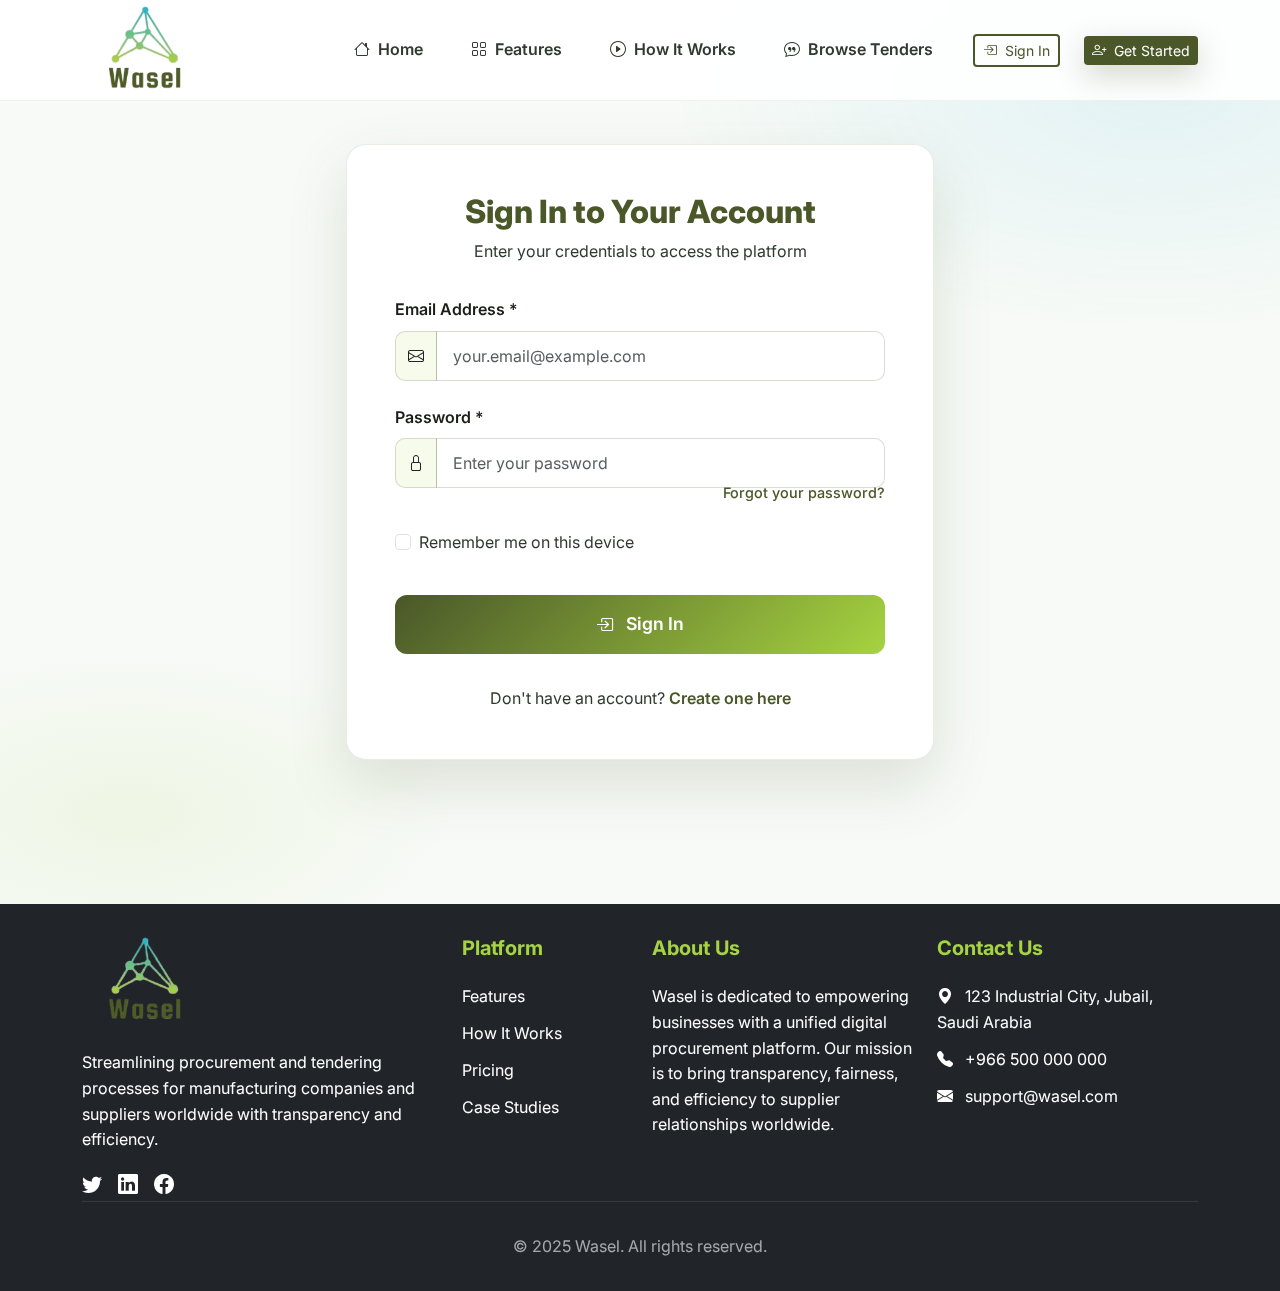
<file: Interfaces_Code/login.html>
<!DOCTYPE html>
<html lang="en">
<head>
    <meta charset="utf-8" />
    <meta name="viewport" content="width=device-width, initial-scale=1" />
    <title>Login - Wasel Procurement Platform</title>

    <!-- Bootstrap 5 -->
    <link href="https://cdn.jsdelivr.net/npm/bootstrap@5.3.3/dist/css/bootstrap.min.css" rel="stylesheet" />
    <!-- Bootstrap Icons -->
    <link href="https://cdn.jsdelivr.net/npm/bootstrap-icons@1.11.3/font/bootstrap-icons.css" rel="stylesheet" />
    <!-- Google Fonts -->
    <link href="https://fonts.googleapis.com/css2?family=Inter:wght@300;400;500;600;700;800&display=swap" rel="stylesheet">
    <link rel="stylesheet" href="custom.css">
</head>
<body>

<!-- NAVBAR -->
<nav class="navbar navbar-expand-lg p-0 fixed-top mb-4">
    <div class="container">
        <a class="navbar-brand d-flex align-items-center gap-2" href="index.html">
            <img src="logo.png" style="height: 90px;">
        </a>

        <button class="navbar-toggler" type="button" data-bs-toggle="collapse" data-bs-target="#navbarNav">
            <span class="navbar-toggler-icon"></span>
        </button>

        <div class="collapse navbar-collapse" id="navbarNav">
            <ul class="navbar-nav ms-auto align-items-center gap-3">
                <li class="nav-item"><a class="nav-link" href="index.html"><i class="bi bi-house me-1"></i> Home</a></li>
                <li class="nav-item"><a class="nav-link" href="index.html#features"><i class="bi bi-grid me-1"></i> Features</a></li>
                <li class="nav-item"><a class="nav-link" href="index.html#how-it-works"><i class="bi bi-play-circle me-1"></i> How It Works</a></li>
                <li class="nav-item"><a class="nav-link" href="tenders.html"><i class="bi bi-chat-quote me-1"></i> Browse Tenders</a></li>
                <li class="nav-item ms-2">
                    <a class="btn btn-outline-primary btn-sm" href="login.html">
                        <i class="bi bi-box-arrow-in-right me-1"></i> Sign In
                    </a>
                </li>
                <li class="nav-item">
                    <a class="btn btn-primary btn-sm ms-2" href="register.html">
                        <i class="bi bi-person-plus me-1"></i> Get Started
                    </a>
                </li>
            </ul>
        </div>
    </div>
</nav>

<!-- LOGIN SECTION -->
<section class="login-section">
    <div class="container login-container">
        <div class="row g-0 justify-content-center ">
            <div class="col-lg-6 login-form-container login-card ">
                <div class="form-header">
                    <h2>Sign In to Your Account</h2>
                    <p>Enter your credentials to access the platform</p>
                </div>


                <form id="loginForm">
                    <div class="form-group">
                        <label for="email" class="form-label">Email Address *</label>
                        <div class="input-group">
                            <span class="input-group-text"><i class="bi bi-envelope"></i></span>
                            <input type="email" class="form-control" id="email" name="email" placeholder="your.email@example.com" required>
                        </div>
                    </div>

                    <div class="form-group">
                        <label for="password" class="form-label">Password *</label>
                        <div class="input-group">
                            <span class="input-group-text"><i class="bi bi-lock"></i></span>
                            <input type="password" class="form-control" id="password" name="password" placeholder="Enter your password" required>
                        </div>
                        <div class="forgot-password">
                            <a href="forgot-password.html">Forgot your password?</a>
                        </div>
                    </div>

                    <div class="form-group">
                        <div class="form-check">
                            <input class="form-check-input" type="checkbox" id="rememberMe">
                            <label class="form-check-label" for="rememberMe">
                                Remember me on this device
                            </label>
                        </div>
                    </div>

                    <button type="submit" class="btn btn-login">
                        <i class="bi bi-box-arrow-in-right me-2"></i> Sign In
                    </button>
                </form>

                <div class="register-link">
                    Don't have an account? <a href="register.html">Create one here</a>
                </div>
            </div>
        </div>
    </div>
</section>

<!-- FOOTER -->
<footer class="footer bg-dark text-white">
    <div class="container">
        <div class="row">
            <!-- Brand Section -->
            <div class="col-lg-4 ">
                <h5>
                    <img src="logo.png" style="height: 90px;">
                </h5>
                <p>Streamlining procurement and tendering processes for manufacturing companies and suppliers worldwide with transparency and efficiency.</p>
                <div class="d-flex gap-3 mt-3">
                    <a href="#" class="text-white"><i class="bi bi-twitter fs-5"></i></a>
                    <a href="#" class="text-white"><i class="bi bi-linkedin fs-5"></i></a>
                    <a href="#" class="text-white"><i class="bi bi-facebook fs-5"></i></a>
                </div>
            </div>

            <!-- Platform Section -->
            <div class="col-lg-2 col-md-4 ">
                <h5>Platform</h5>
                <ul class="list-unstyled">
                    <li><a href="#" class="text-white text-decoration-none">Features</a></li>
                    <li><a href="#" class="text-white text-decoration-none">How It Works</a></li>
                    <li><a href="#" class="text-white text-decoration-none">Pricing</a></li>
                    <li><a href="#" class="text-white text-decoration-none">Case Studies</a></li>
                </ul>
            </div>

            <!-- About Us Section -->
            <div class="col-lg-3 col-md-4 ">
                <h5>About Us</h5>
                <p>Wasel is dedicated to empowering businesses with a unified digital procurement platform. Our mission is to bring transparency, fairness, and efficiency to supplier relationships worldwide.</p>
            </div>

            <!-- Contact Us Section -->
            <div class="col-lg-3 col-md-4 ">
                <h5>Contact Us</h5>
                <ul class="list-unstyled">
                    <li><i class="bi bi-geo-alt-fill me-2"></i> 123 Industrial City, Jubail, Saudi Arabia</li>
                    <li><i class="bi bi-telephone-fill me-2"></i> +966 500 000 000</li>
                    <li><i class="bi bi-envelope-fill me-2"></i> support@wasel.com</li>
                </ul>
            </div>
        </div>

        <div class="footer-bottom text-center ">
            <p>&copy; 2025 Wasel. All rights reserved.</p>
        </div>
    </div>
</footer>

<!-- Bootstrap Bundle -->
<script src="https://cdn.jsdelivr.net/npm/bootstrap@5.3.3/dist/js/bootstrap.bundle.min.js"></script>

<script>
    // User type selector functionality
    document.addEventListener('DOMContentLoaded', function() {
        const buyerBtn = document.querySelector('[data-user-type="buyer"]');
        const sellerBtn = document.querySelector('[data-user-type="seller"]');

        buyerBtn.addEventListener('click', function() {
            buyerBtn.classList.add('active');
            sellerBtn.classList.remove('active');
        });

        sellerBtn.addEventListener('click', function() {
            sellerBtn.classList.add('active');
            buyerBtn.classList.remove('active');
        });

        // Form submission
        document.getElementById('loginForm').addEventListener('submit', function(e) {
            e.preventDefault();

            // Basic validation
            const email = document.getElementById('email').value;
            const password = document.getElementById('password').value;

            if (!email || !password) {
                alert('Please fill in all required fields!');
                return;
            }

            // In a real application, you would send the form data to the server here
            alert('Login successful! Redirecting to your dashboard...');
            // window.location.href = 'dashboard.html';
        });
    });
</script>
</body>
</html>
</file>
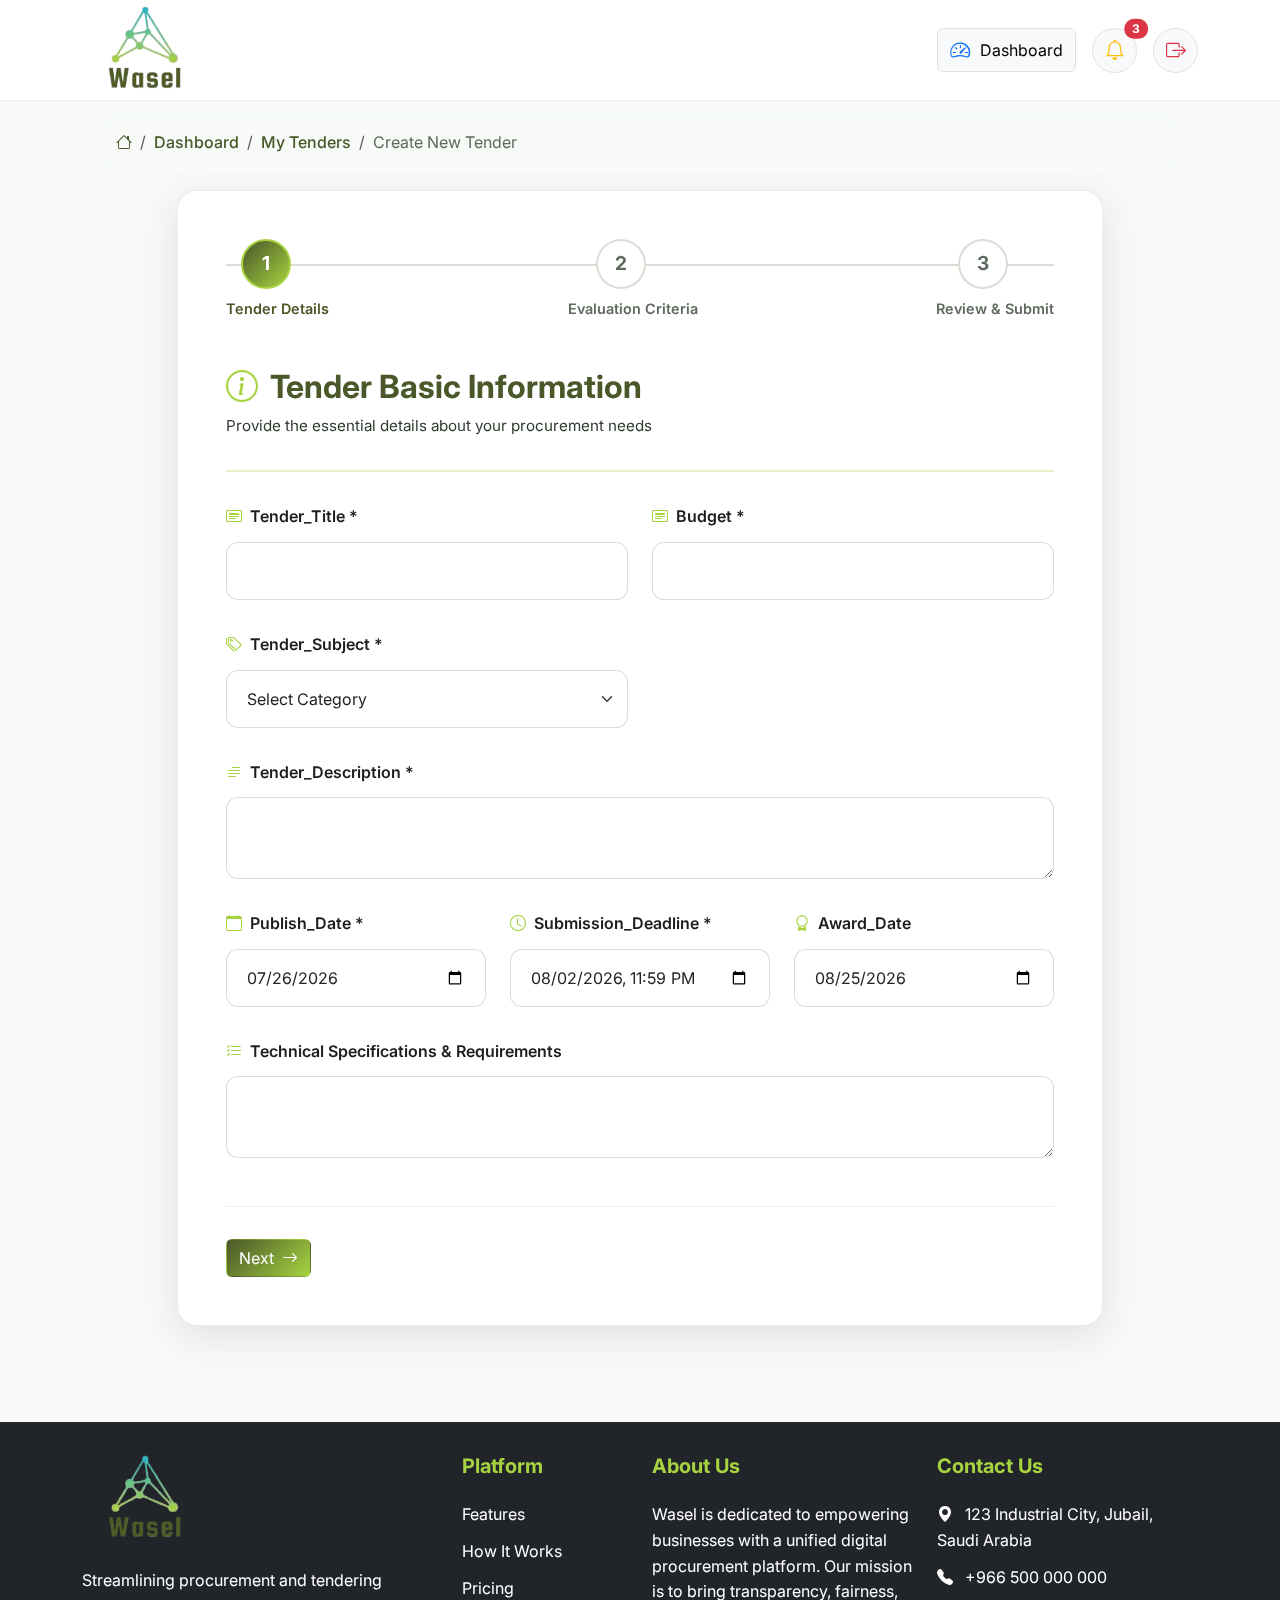
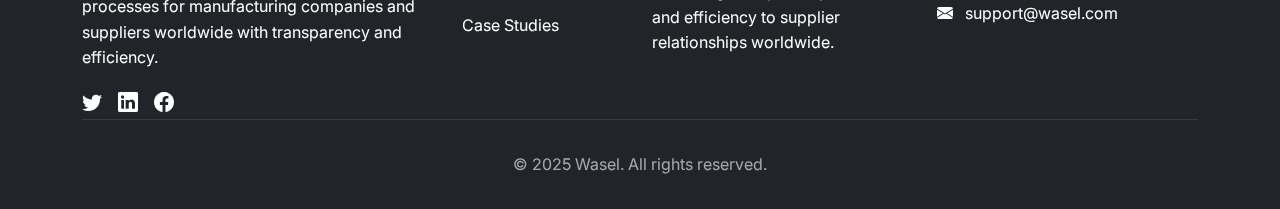
<file: Interfaces_Code/new_tender.html>
<!DOCTYPE html>
<html lang="en">

<head>
  <meta charset="utf-8" />
  <meta name="viewport" content="width=device-width, initial-scale=1" />
  <title>Create New Tender - Wasel Procurement Platform</title>

  <!-- Bootstrap 5 -->
  <link href="https://cdn.jsdelivr.net/npm/bootstrap@5.3.3/dist/css/bootstrap.min.css" rel="stylesheet" />
  <!-- Bootstrap Icons -->
  <link href="https://cdn.jsdelivr.net/npm/bootstrap-icons@1.11.3/font/bootstrap-icons.css" rel="stylesheet" />
  <!-- Google Fonts -->
  <link href="https://fonts.googleapis.com/css2?family=Inter:wght@300;400;500;600;700;800&display=swap"
    rel="stylesheet">
  <link rel="stylesheet" href="custom.css">

  <style>
    /* ======= CREATE TENDER SECTION ======= */
    .create-tender-section {
      flex: 1;
      padding: 6rem 0;
    }

    .breadcrumb-nav {
      /* margin-bottom: 2rem; */
      /*background: #b7ded6;*/
      padding: 11px;
      margin: 21px;
      border: 2px solid #f8fdfe;
      border-radius: 10px;
    }
    .breadcrumb {
      margin-bottom: 0 !important;
    }
    .breadcrumb-item a {
      color: var(--brand-dark);
      text-decoration: none;
      font-weight: 500;
    }

    .breadcrumb-item.active {
      color: var(--ink-500);
    }

    /* Page Header */
    .page-header {
      text-align: center;
      margin-bottom: 3rem;
    }

    .page-header h1 {
      font-size: 2.5rem;
      font-weight: 800;
      color: var(--brand-dark);
      margin-bottom: 1rem;
    }

    .page-header p {
      font-size: 1.2rem;
      color: var(--ink-700);
      max-width: 600px;
      margin: 0 auto;
    }

    /* Form Container */
    .form-container {
      background: white;
      border-radius: 20px;
      padding: 3rem;
      box-shadow: 0 10px 40px rgba(0, 0, 0, 0.1);
      border: 1px solid rgba(74, 87, 41, 0.1);
    }

    /* Form Steps */
    .form-steps {
      display: flex;
      justify-content: space-between;
      margin-bottom: 3rem;
      position: relative;
    }

    .form-steps::before {
      content: '';
      position: absolute;
      top: 25px;
      left: 0;
      right: 0;
      height: 2px;
      background: rgba(74, 87, 41, 0.2);
      z-index: 1;
    }

    .step {
      display: flex;
      flex-direction: column;
      align-items: center;
      position: relative;
      z-index: 2;
    }

    .step-number {
      width: 50px;
      height: 50px;
      border-radius: 50%;
      background: white;
      border: 2px solid rgba(74, 87, 41, 0.2);
      display: flex;
      align-items: center;
      justify-content: center;
      font-weight: 700;
      color: var(--ink-500);
      margin-bottom: 0.5rem;
      transition: all 0.3s ease;
    }

    .step.active .step-number {
      background: var(--gradient-primary);
      border-color: var(--brand-accent);
      color: white;
    }

    .step.completed .step-number {
      background: var(--brand-accent);
      border-color: var(--brand-accent);
      color: white;
    }

    .step-label {
      font-weight: 600;
      color: var(--ink-500);
      font-size: 0.9rem;
    }

    .step.active .step-label {
      color: var(--brand-dark);
    }

    /* Form Sections */
    .form-section {
      display: none;
    }

    .form-section.active {
      display: block;
      animation: fadeIn 0.5s ease;
    }

    @keyframes fadeIn {
      from {
        opacity: 0;
        transform: translateY(20px);
      }

      to {
        opacity: 1;
        transform: translateY(0);
      }
    }

    .section-header {
      margin-bottom: 2rem;
      padding-bottom: 1rem;
      border-bottom: 2px solid rgba(166, 211, 64, 0.3);
    }

    .section-title {
      font-weight: 700;
      color: var(--brand-dark);
      margin-bottom: 0.5rem;
      display: flex;
      align-items: center;
      gap: 0.75rem;
    }

    .section-title i {
      color: var(--brand-accent);
    }

    .section-description {
      color: var(--ink-700);
      font-size: 0.95rem;
    }

    /* Form Elements */
    .form-group {
      margin-bottom: 2rem;
    }

    .form-label {
      font-weight: 600;
      color: var(--ink-900);
      margin-bottom: 0.75rem;
      display: flex;
      align-items: center;
      gap: 0.5rem;
    }

    .form-label i {
      color: var(--brand-accent);
    }

    .form-control,
    .form-select,
    .form-textarea {
      padding: 1rem 1.25rem;
      border-radius: 12px;
      border: 1px solid rgba(74, 87, 41, 0.2);
      transition: all 0.3s ease;
      font-size: 1rem;
      width: 100%;
    }

    .form-control:focus,
    .form-select:focus,
    .form-textarea:focus {
      border-color: var(--brand-accent);
      box-shadow: 0 0 0 0.2rem rgba(166, 211, 64, 0.25);
      outline: none;
    }

    .form-textarea {
      resize: vertical;
      min-height: 120px;
    }

    .input-group-text {
      background: rgba(166, 211, 64, 0.1);
      border: 1px solid rgba(74, 87, 41, 0.2);
      color: var(--brand-dark);
      font-weight: 600;
    }

    .form-text {
      font-size: 0.9rem;
      color: var(--ink-500);
      margin-top: 0.5rem;
    }

    /* Criteria Section */
    .criteria-section {
      background: rgba(166, 211, 64, 0.05);
      border: 1px solid rgba(166, 211, 64, 0.2);
      border-radius: 12px;
      padding: 2rem;
      margin-bottom: 2rem;
    }

    .criteria-header {
      display: flex;
      justify-content: between;
      align-items: center;
      margin-bottom: 1.5rem;
    }

    .criteria-title {
      font-weight: 600;
      color: var(--brand-dark);
      margin: 0;
    }

    .criteria-item {
      background: white;
      border: 1px solid rgba(74, 87, 41, 0.1);
      border-radius: 10px;
      padding: 1.5rem;
      margin-bottom: 1rem;
    }

    .criteria-row {
      display: grid;
      grid-template-columns: 2fr 1fr 1fr 1fr auto;
      gap: 1rem;
      align-items: end;
    }

    .total-weight {
      text-align: right;
      font-weight: 600;
      color: var(--brand-dark);
      margin-top: 1rem;
      padding-top: 1rem;
      border-top: 2px solid rgba(166, 211, 64, 0.3);
    }

    /* Form Navigation */
    .form-navigation {
      display: flex;
      justify-content: space-between;
      margin-top: 3rem;
      padding-top: 2rem;
      border-top: 1px solid rgba(74, 87, 41, 0.1);
    }

    .btn-nav {
      padding: 1rem 2rem;
      border-radius: 12px;
      font-weight: 600;
      font-size: 1rem;
      transition: all 0.3s ease;
      border: none;
    }

    .btn-prev {
      background: rgba(166, 211, 64, 0.1);
      color: var(--brand-dark);
      border: 1px solid rgba(166, 211, 64, 0.3);
    }

    .btn-prev:hover {
      background: var(--brand-accent);
      color: white;
    }

    .btn-next {
      background: var(--gradient-primary);
      color: white;
    }

    .btn-next:hover {
      transform: translateY(-2px);
      box-shadow: 0 10px 25px rgba(74, 87, 41, 0.3);
    }

    .btn-submit {
      background: var(--gradient-primary);
      color: white;
      padding: 1rem 3rem;
      border-radius: 12px;
      font-weight: 600;
      font-size: 1.1rem;
      transition: all 0.3s ease;
      border: none;
    }

    .btn-submit:hover {
      transform: translateY(-2px);
      box-shadow: 0 10px 25px rgba(74, 87, 41, 0.3);
    }

    /* Preview Section */
    .preview-card {
      background: white;
      border: 1px solid rgba(74, 87, 41, 0.1);
      border-radius: 12px;
      padding: 1.5rem;
      margin-bottom: 1.5rem;
    }

    .preview-header {
      display: flex;
      justify-content: between;
      align-items: center;
      margin-bottom: 1rem;
      padding-bottom: 1rem;
      border-bottom: 1px solid rgba(74, 87, 41, 0.1);
    }

    .preview-title {
      font-weight: 700;
      color: var(--brand-dark);
      margin: 0;
    }

    .preview-content {
      color: var(--ink-700);
    }

    .preview-row {
      display: flex;
      justify-content: between;
      padding: 0.5rem 0;
      border-bottom: 1px solid rgba(74, 87, 41, 0.05);
    }

    .preview-label {
      font-weight: 600;
      color: var(--ink-700);
    }

    .preview-value {
      color: var(--brand-dark);
      font-weight: 500;
    }

    /* ======= RESPONSIVE ======= */
    @media (max-width: 768px) {
      .create-tender-section {
        padding: 2rem 0;
      }

      .form-container {
        padding: 2rem;
      }

      .page-header h1 {
        font-size: 2rem;
      }

      .form-steps {
        flex-direction: column;
        gap: 1rem;
      }

      .form-steps::before {
        display: none;
      }

      .step {
        flex-direction: row;
        gap: 1rem;
      }

      .criteria-row {
        grid-template-columns: 1fr;
      }

      .form-navigation {
        flex-direction: column;
        gap: 1rem;
      }

      .btn-nav {
        width: 100%;
      }
    }
  </style>
</head>

<body>

<!-- NAVBAR -->
<nav class="navbar navbar-expand-lg p-0 fixed-top mb-4">
  <div class="container">
    <a class="navbar-brand d-flex align-items-center gap-2" href="index.html">
      <img src="logo.png" style="height: 90px;">
    </a>

    <button class="navbar-toggler" type="button" data-bs-toggle="collapse" data-bs-target="#navbarNav">
      <span class="navbar-toggler-icon"></span>
    </button>

    <div class="collapse navbar-collapse" id="navbarNav">


      <ul class="navbar-nav ms-auto align-items-center gap-3">
        <!-- Dashboard -->
        <li class="nav-item">
          <a class="btn btn-light border  d-flex align-items-center justify-content-center"
             href="dashboard.html" title="Dashboard" >
            <i class="bi bi-speedometer2 fs-5 text-primary mr-3" style="    margin-right: 10px;"></i> Dashboard
          </a>
        </li>

        <!-- Notifications -->
        <li class="nav-item dropdown">
          <a class="btn btn-light border rounded-circle d-flex align-items-center justify-content-center position-relative"
             href="#" id="notificationsDropdown" role="button" data-bs-toggle="dropdown" aria-expanded="false"
             title="Notifications" style="width:45px; height:45px;">
            <i class="bi bi-bell fs-5 text-warning"></i>
            <span class="position-absolute top-0 start-100 translate-middle badge rounded-pill bg-danger">
                            3
                        </span>
          </a>
          <ul class="dropdown-menu dropdown-menu-end" aria-labelledby="notificationsDropdown">
            <li><a class="dropdown-item" href="#">New tender available</a></li>
            <li><a class="dropdown-item" href="#">Your bid was accepted</a></li>
            <li><a class="dropdown-item" href="#">System update scheduled</a></li>
          </ul>
        </li>

        <!-- Logout -->
        <li class="nav-item">
          <a class="btn btn-light border rounded-circle d-flex align-items-center justify-content-center"
             href="logout.html" title="Logout" style="width:45px; height:45px;">
            <i class="bi bi-box-arrow-right fs-5 text-danger"></i>
          </a>
        </li>
      </ul>
    </div>
  </div>
</nav>


  <!-- CREATE TENDER SECTION -->
  <section class="create-tender-section">



    <div class="container">
      <!-- Breadcrumb -->
      <nav class="breadcrumb-nav">
        <ol class="breadcrumb">
          <li class="breadcrumb-item"><a href="index.html"><i class="bi bi-house"></i></a></li>
          <li class="breadcrumb-item"><a href="dashboard.html">Dashboard</a></li>
          <li class="breadcrumb-item"><a href="tenders.html">My Tenders</a></li>
          <li class="breadcrumb-item active">Create New Tender</li>
        </ol>
      </nav>



      <div class="row justify-content-center">
        <div class="col-lg-10">
          <div class="form-container">
            <!-- Form Steps -->
            <div class="form-steps">
              <div class="step active" data-step="1">
                <div class="step-number">1</div>
                <div class="step-label">Tender Details</div>
              </div>
              <div class="step" data-step="2">
                <div class="step-number">2</div>
                <div class="step-label">Evaluation Criteria</div>
              </div>
              <div class="step" data-step="3">
                <div class="step-number">3</div>
                <div class="step-label">Review & Submit</div>
              </div>
            </div>

            <!-- Step 1: Tender Details -->
            <div class="form-section active" id="step1">
              <div class="section-header">
                <h2 class="section-title">
                  <i class="bi bi-info-circle"></i>
                  Tender Basic Information
                </h2>
                <p class="section-description">Provide the essential details about your procurement needs</p>
              </div>

              <div class="row">
                <div class="col-md-6">
                  <div class="form-group">
                    <label class="form-label">
                      <i class="bi bi-card-heading"></i>
                      Tender_Title *
                    </label>
                    <input type="text" class="form-control" id="tenderTitle"
                      placeholder="" required>
                  </div>
                </div>
                <div class="col-md-6">
                  <div class="form-group">
                    <label class="form-label">
                      <i class="bi bi-card-heading"></i>
                      Budget *
                    </label>
                    <input type="text" class="form-control" id="Budget"
                           placeholder="" required>
                  </div>
                </div>
                <div class="col-md-6">
                  <div class="form-group">
                    <label class="form-label">
                      <i class="bi bi-tags"></i>
                      Tender_Subject *
                    </label>
                    <select class="form-select" id="tenderSubject" required>
                      <option value="">Select Category</option>
                      <option value="construction">Construction</option>
                      <option value="manufacturing">Manufacturing</option>
                      <option value="logistics">Logistics & Supply Chain</option>
                      <option value="services">Professional Services</option>
                      <option value="supplies">Raw Materials & Supplies</option>
                      <option value="equipment">Equipment & Machinery</option>
                    </select>
                  </div>
                </div>
              </div>

              <div class="form-group">
                <label class="form-label">
                  <i class="bi bi-text-paragraph"></i>
                  Tender_Description *
                </label>
                <textarea class="form-control form-textarea" id="tenderDescription"
                  placeholder=""
                  required></textarea>
              </div>

              <div class="row">
                <div class="col-md-4">
                  <div class="form-group">
                    <label class="form-label">
                      <i class="bi bi-calendar"></i>
                      Publish_Date *
                    </label>
                    <input type="date" class="form-control" id="publishDate" required>
                  </div>
                </div>
                <div class="col-md-4">
                  <div class="form-group">
                    <label class="form-label">
                      <i class="bi bi-clock"></i>
                      Submission_Deadline *
                    </label>
                    <input type="datetime-local" class="form-control" id="submissionDeadline" required>
                  </div>
                </div>
                <div class="col-md-4">
                  <div class="form-group">
                    <label class="form-label">
                      <i class="bi bi-award"></i>
                      Award_Date
                    </label>
                    <input type="date" class="form-control" id="awardDate">
                  </div>
                </div>
              </div>

              <div class="form-group">
                <label class="form-label">
                  <i class="bi bi-list-check"></i>
                  Technical Specifications & Requirements
                </label>
                <textarea class="form-control form-textarea" id="technicalSpecs"
                  placeholder=""></textarea>
              </div>
            </div>

            <!-- Step 2: Evaluation Criteria -->
            <div class="form-section" id="step2">
              <div class="section-header">
                <h2 class="section-title">
                  <i class="bi bi-clipboard-check"></i>
                  Bid Evaluation Criteria
                </h2>
                <p class="section-description">Define how bids will be evaluated and scored (CRITERIA Entity)</p>
              </div>

              <div class="criteria-section">
                <div class="criteria-header">
                  <h3 class="criteria-title">Evaluation Criteria</h3>
                  <button type="button" class="btn btn-outline-primary btn-sm" id="addCriterion">
                    <i class="bi bi-plus"></i> Add Criterion
                  </button>
                </div>

                <div id="criteriaList">
                  <!-- Default Criteria Items -->
                  <div class="criteria-item">
                    <div class="criteria-row">
                      <div>
                        <label class="form-label">Criteria_Name *</label>
                        <input type="text" class="form-control criteria-name" value="Price Competitiveness" required>
                      </div>
                      <div>
                        <label class="form-label">Weight *</label>
                        <input type="number" class="form-control criteria-weight" value="40" min="0" max="100" step="5"
                          required>
                      </div>
                      <div>
                        <label class="form-label">Price</label>
                        <input type="text" class="form-control criteria-price" placeholder="$500K - $750K">
                      </div>
                      <div>
                        <label class="form-label">Delivery_Time</label>
                        <input type="text" class="form-control criteria-delivery" placeholder="8-12 weeks">
                      </div>
                      <div>
                        <button type="button" class="btn btn-outline-danger btn-sm mt-4 remove-criterion">
                          <i class="bi bi-trash"></i>
                        </button>
                      </div>
                    </div>
                    <div class="form-group mt-2">
                      <label class="form-label">Criteria_Description</label>
                      <textarea class="form-control form-textarea criteria-description"
                        rows="2">Evaluation of proposed price against project budget and market rates</textarea>
                    </div>
                  </div>

                  <div class="criteria-item">
                    <div class="criteria-row">
                      <div>
                        <label class="form-label">Criteria_Name *</label>
                        <input type="text" class="form-control criteria-name" value="Technical Capability" required>
                      </div>
                      <div>
                        <label class="form-label">Weight *</label>
                        <input type="number" class="form-control criteria-weight" value="30" min="0" max="100" step="5"
                          required>
                      </div>
                      <div>
                        <label class="form-label">Price</label>
                        <input type="text" class="form-control criteria-price" placeholder="Equipment quality">
                      </div>
                      <div>
                        <label class="form-label">Delivery_Time</label>
                        <input type="text" class="form-control criteria-delivery" placeholder="Implementation timeline">
                      </div>
                      <div>
                        <button type="button" class="btn btn-outline-danger btn-sm mt-4 remove-criterion">
                          <i class="bi bi-trash"></i>
                        </button>
                      </div>
                    </div>
                    <div class="form-group mt-2">
                      <label class="form-label">Criteria_Description</label>
                      <textarea class="form-control form-textarea criteria-description"
                        rows="2">Assessment of technical expertise, equipment capabilities, and relevant experience</textarea>
                    </div>
                  </div>
                </div>

                <div class="total-weight">
                  Total Weight: <span id="totalWeight">70</span>%
                </div>
              </div>

              <div class="alert alert-info">
                <i class="bi bi-info-circle me-2"></i>
                <strong>Note:</strong> All criteria weights must total 100%. The system will automatically calculate bid
                scores based on these criteria.
              </div>
            </div>

            <!-- Step 3: Review & Submit -->
            <div class="form-section" id="step3">
              <div class="section-header">
                <h2 class="section-title">
                  <i class="bi bi-eye"></i>
                  Review & Submit
                </h2>
                <p class="section-description">Review all information before publishing your tender</p>
              </div>

              <!-- TENDERS Entity Preview -->
              <div class="preview-card">
                <div class="preview-header">
                  <h3 class="preview-title">TENDERS Entity Data</h3>
                </div>
                <div class="preview-content">
                  <div class="preview-row">
                    <span class="preview-label">Tender_Title:</span>
                    <span class="preview-value" id="previewTitle">-</span>
                  </div>
                  <div class="preview-row">
                    <span class="preview-label">Tender_Subject:</span>
                    <span class="preview-value" id="previewSubject">-</span>
                  </div>
                  <div class="preview-row">
                    <span class="preview-label">Tender_Description:</span>
                    <span class="preview-value" id="previewDescription">-</span>
                  </div>
                  <div class="preview-row">
                    <span class="preview-label">Tender_Status:</span>
                    <span class="preview-value">Open</span>
                  </div>
                  <div class="preview-row">
                    <span class="preview-label">Publish_Date:</span>
                    <span class="preview-value" id="previewPublishDate">-</span>
                  </div>
                  <div class="preview-row">
                    <span class="preview-label">Submission_Deadline:</span>
                    <span class="preview-value" id="previewDeadline">-</span>
                  </div>
                  <div class="preview-row">
                    <span class="preview-label">Award_Date:</span>
                    <span class="preview-value" id="previewAwardDate">-</span>
                  </div>
                  <div class="preview-row">
                    <span class="preview-label">Buyer_ID:</span>
                    <span class="preview-value">SIC-001 (Saudi Industrial Co.)</span>
                  </div>
                </div>
              </div>

              <!-- CRITERIA Entity Preview -->
              <div class="preview-card">
                <div class="preview-header">
                  <h3 class="preview-title">CRITERIA Entity Data</h3>
                </div>
                <div class="preview-content" id="previewCriteria">
                  <!-- Criteria will be populated here -->
                </div>
              </div>

              <div class="form-group">
                <div class="form-check">
                  <input class="form-check-input" type="checkbox" id="confirmAccuracy" required>
                  <label class="form-check-label" for="confirmAccuracy">
                    I confirm that all TENDERS and CRITERIA entity data is accurate and complete
                  </label>
                </div>
              </div>

              <div class="form-group">
                <div class="form-check">
                  <input class="form-check-input" type="checkbox" id="agreeTerms" required>
                  <label class="form-check-label" for="agreeTerms">
                    I agree to publish this tender on the Wasel platform and understand it will be visible to all
                    registered suppliers
                  </label>
                </div>
              </div>
            </div>

            <!-- Form Navigation -->
            <div class="form-navigation">
              <button type="button" class="btn btn-prev" id="prevBtn" style="display: none;">
                <i class="bi bi-arrow-left me-2"></i>Previous
              </button>
              <button type="button" class="btn btn-next" id="nextBtn">
                Next<i class="bi bi-arrow-right ms-2"></i>
              </button>
              <button type="button" class="btn btn-submit" id="submitBtn" style="display: none;">
                <i class="bi bi-send me-2"></i>Publish Tender
              </button>
            </div>
          </div>
        </div>
      </div>
    </div>
  </section>

  <!-- FOOTER -->
  <footer class="footer bg-dark text-white">
    <div class="container">
      <div class="row">
        <!-- Brand Section -->
        <div class="col-lg-4 ">
          <h5>
            <img src="logo.png" style="height: 90px;">
          </h5>
          <p>Streamlining procurement and tendering processes for manufacturing companies and suppliers worldwide with
            transparency and efficiency.</p>
          <div class="d-flex gap-3 mt-3">
            <a href="#" class="text-white"><i class="bi bi-twitter fs-5"></i></a>
            <a href="#" class="text-white"><i class="bi bi-linkedin fs-5"></i></a>
            <a href="#" class="text-white"><i class="bi bi-facebook fs-5"></i></a>
          </div>
        </div>

        <!-- Platform Section -->
        <div class="col-lg-2 col-md-4 ">
          <h5>Platform</h5>
          <ul class="list-unstyled">
            <li><a href="#" class="text-white text-decoration-none">Features</a></li>
            <li><a href="#" class="text-white text-decoration-none">How It Works</a></li>
            <li><a href="#" class="text-white text-decoration-none">Pricing</a></li>
            <li><a href="#" class="text-white text-decoration-none">Case Studies</a></li>
          </ul>
        </div>

        <!-- About Us Section -->
        <div class="col-lg-3 col-md-4 ">
          <h5>About Us</h5>
          <p>Wasel is dedicated to empowering businesses with a unified digital procurement platform. Our mission is to
            bring transparency, fairness, and efficiency to supplier relationships worldwide.</p>
        </div>

        <!-- Contact Us Section -->
        <div class="col-lg-3 col-md-4 ">
          <h5>Contact Us</h5>
          <ul class="list-unstyled">
            <li><i class="bi bi-geo-alt-fill me-2"></i> 123 Industrial City, Jubail, Saudi Arabia</li>
            <li><i class="bi bi-telephone-fill me-2"></i> +966 500 000 000</li>
            <li><i class="bi bi-envelope-fill me-2"></i> support@wasel.com</li>
          </ul>
        </div>
      </div>

      <div class="footer-bottom text-center ">
        <p>&copy; 2025 Wasel. All rights reserved.</p>
      </div>
    </div>
  </footer>

  <!-- Bootstrap Bundle -->
  <script src="https://cdn.jsdelivr.net/npm/bootstrap@5.3.3/dist/js/bootstrap.bundle.min.js"></script>

  <script>
    document.addEventListener('DOMContentLoaded', function () {
      let currentStep = 1;
      const totalSteps = 3;

      // Initialize date fields
      const today = new Date().toISOString().split('T')[0];
      const nextWeek = new Date(Date.now() + 7 * 24 * 60 * 60 * 1000).toISOString().split('T')[0];
      const nextMonth = new Date(Date.now() + 30 * 24 * 60 * 60 * 1000).toISOString().split('T')[0];

      document.getElementById('publishDate').value = today;
      document.getElementById('submissionDeadline').value = nextWeek + 'T23:59';
      document.getElementById('awardDate').value = nextMonth;

      // Navigation functions
      function updateNavigation() {
        document.getElementById('prevBtn').style.display = currentStep > 1 ? 'block' : 'none';
        document.getElementById('nextBtn').style.display = currentStep < totalSteps ? 'block' : 'none';
        document.getElementById('submitBtn').style.display = currentStep === totalSteps ? 'block' : 'none';

        // Update steps
        document.querySelectorAll('.step').forEach((step, index) => {
          const stepNum = index + 1;
          step.classList.remove('active', 'completed');
          if (stepNum === currentStep) {
            step.classList.add('active');
          } else if (stepNum < currentStep) {
            step.classList.add('completed');
          }
        });

        // Update form sections
        document.querySelectorAll('.form-section').forEach(section => {
          section.classList.remove('active');
        });
        document.getElementById(`step${currentStep}`).classList.add('active');

        // Update preview on step 3
        if (currentStep === 3) {
          updatePreview();
        }
      }

      function nextStep() {
        if (validateStep(currentStep)) {
          currentStep++;
          updateNavigation();
        }
      }

      function prevStep() {
        currentStep--;
        updateNavigation();
      }

      function validateStep(step) {
        switch (step) {
          case 1:
            const title = document.getElementById('tenderTitle').value;
            const subject = document.getElementById('tenderSubject').value;
            const description = document.getElementById('tenderDescription').value;

            if (!title || !subject || !description) {
              alert('Please fill in all required TENDERS entity fields');
              return false;
            }
            break;
          case 2:
            const totalWeight = parseInt(document.getElementById('totalWeight').textContent);
            if (totalWeight !== 100) {
              alert('Total CRITERIA entity weights must equal 100%');
              return false;
            }

            // Validate individual criteria
            const criteriaNames = document.querySelectorAll('.criteria-name');
            for (let name of criteriaNames) {
              if (!name.value.trim()) {
                alert('All CRITERIA entities must have a Criteria_Name');
                return false;
              }
            }
            break;
        }
        return true;
      }

      // Update preview data
      function updatePreview() {
        // TENDERS Entity preview
        document.getElementById('previewTitle').textContent = document.getElementById('tenderTitle').value || '-';
        document.getElementById('previewSubject').textContent = document.getElementById('tenderSubject').value || '-';
        document.getElementById('previewDescription').textContent = document.getElementById('tenderDescription').value.substring(0, 100) + '...' || '-';
        document.getElementById('previewPublishDate').textContent = document.getElementById('publishDate').value || '-';
        document.getElementById('previewDeadline').textContent = document.getElementById('submissionDeadline').value || '-';
        document.getElementById('previewAwardDate').textContent = document.getElementById('awardDate').value || '-';

        // CRITERIA Entity preview
        const criteriaPreview = document.getElementById('previewCriteria');
        criteriaPreview.innerHTML = '';

        document.querySelectorAll('.criteria-item').forEach((item, index) => {
          const name = item.querySelector('.criteria-name').value;
          const weight = item.querySelector('.criteria-weight').value;
          const price = item.querySelector('.criteria-price').value;
          const delivery = item.querySelector('.criteria-delivery').value;
          const description = item.querySelector('.criteria-description').value;

          const criteriaCard = document.createElement('div');
          criteriaCard.className = 'mb-3 p-3 border rounded';
          criteriaCard.innerHTML = `
                    <div class="preview-row">
                        <span class="preview-label">Criteria_Num:</span>
                        <span class="preview-value">CR-${String(index + 1).padStart(3, '0')}</span>
                    </div>
                    <div class="preview-row">
                        <span class="preview-label">Criteria_Name:</span>
                        <span class="preview-value">${name}</span>
                    </div>
                    <div class="preview-row">
                        <span class="preview-label">Weight:</span>
                        <span class="preview-value">${weight}%</span>
                    </div>
                    <div class="preview-row">
                        <span class="preview-label">Price:</span>
                        <span class="preview-value">${price || '-'}</span>
                    </div>
                    <div class="preview-row">
                        <span class="preview-label">Delivery_Time:</span>
                        <span class="preview-value">${delivery || '-'}</span>
                    </div>
                    <div class="preview-row">
                        <span class="preview-label">Criteria_Description:</span>
                        <span class="preview-value">${description.substring(0, 80)}...</span>
                    </div>
                `;
          criteriaPreview.appendChild(criteriaCard);
        });
      }

      // Criteria management
      document.getElementById('addCriterion').addEventListener('click', function () {
        const criteriaList = document.getElementById('criteriaList');
        const newCriterion = document.createElement('div');
        newCriterion.className = 'criteria-item';
        newCriterion.innerHTML = `
                <div class="criteria-row">
                    <div>
                        <label class="form-label">Criteria_Name *</label>
                        <input type="text" class="form-control criteria-name" placeholder="e.g., Quality Assurance" required>
                    </div>
                    <div>
                        <label class="form-label">Weight *</label>
                        <input type="number" class="form-control criteria-weight" value="10" min="0" max="100" step="5" required>
                    </div>
                    <div>
                        <label class="form-label">Price</label>
                        <input type="text" class="form-control criteria-price" placeholder="Cost parameter">
                    </div>
                    <div>
                        <label class="form-label">Delivery_Time</label>
                        <input type="text" class="form-control criteria-delivery" placeholder="Timeline parameter">
                    </div>
                    <div>
                        <button type="button" class="btn btn-outline-danger btn-sm mt-4 remove-criterion">
                            <i class="bi bi-trash"></i>
                        </button>
                    </div>
                </div>
                <div class="form-group mt-2">
                    <label class="form-label">Criteria_Description</label>
                    <textarea class="form-control form-textarea criteria-description" rows="2" placeholder="Describe how this criterion will be evaluated"></textarea>
                </div>
            `;
        criteriaList.appendChild(newCriterion);
        updateTotalWeight();
      });

      // Remove criterion
      document.addEventListener('click', function (e) {
        if (e.target.closest('.remove-criterion')) {
          e.target.closest('.criteria-item').remove();
          updateTotalWeight();
        }
      });

      // Update total weight
      function updateTotalWeight() {
        let total = 0;
        document.querySelectorAll('.criteria-weight').forEach(input => {
          total += parseInt(input.value) || 0;
        });
        document.getElementById('totalWeight').textContent = total;
      }

      document.addEventListener('input', function (e) {
        if (e.target.classList.contains('criteria-weight')) {
          updateTotalWeight();
        }
      });

      // Form submission
      document.getElementById('submitBtn').addEventListener('click', function () {
        if (document.getElementById('confirmAccuracy').checked && document.getElementById('agreeTerms').checked) {
          // Collect TENDERS entity data
          const tenderData = {
            // TENDERS Entity
            tenderTitle: document.getElementById('tenderTitle').value,
            tenderSubject: document.getElementById('tenderSubject').value,
            tenderDescription: document.getElementById('tenderDescription').value,
            tenderStatus: 'Open', // Auto-set
            publishDate: document.getElementById('publishDate').value,
            submissionDeadline: document.getElementById('submissionDeadline').value,
            awardDate: document.getElementById('awardDate').value,
            buyerId: 'SIC-001', // From logged-in user session

            // Technical specifications
            technicalSpecs: document.getElementById('technicalSpecs').value
          };

          // Collect CRITERIA entity data
          const criteriaData = Array.from(document.querySelectorAll('.criteria-item')).map((item, index) => ({
            criteriaNum: `CR-${String(index + 1).padStart(3, '0')}`,
            criteriaName: item.querySelector('.criteria-name').value,
            criteriaDescription: item.querySelector('.criteria-description').value,
            weight: parseInt(item.querySelector('.criteria-weight').value),
            price: item.querySelector('.criteria-price').value,
            deliveryTime: item.querySelector('.criteria-delivery').value,
            tenderId: 'T-' + Date.now() // Would be the actual Tender_ID after creation
          }));

          console.log('TENDERS Entity:', tenderData);
          console.log('CRITERIA Entities:', criteriaData);

          // Show success message
          alert('🎉 Your tender has been published successfully!\n\nTENDERS and CRITERIA entities created. Suppliers can now view and submit bids.');

          // Redirect to tenders page
          setTimeout(() => {
            window.location.href = 'tenders.html';
          }, 2000);
        } else {
          alert('Please confirm the accuracy of TENDERS and CRITERIA entity data before submitting.');
        }
      });

      // Event listeners
      document.getElementById('nextBtn').addEventListener('click', nextStep);
      document.getElementById('prevBtn').addEventListener('click', prevStep);

      // Initialize
      updateNavigation();
      updateTotalWeight();
    });
  </script>
</body>

</html>
</file>
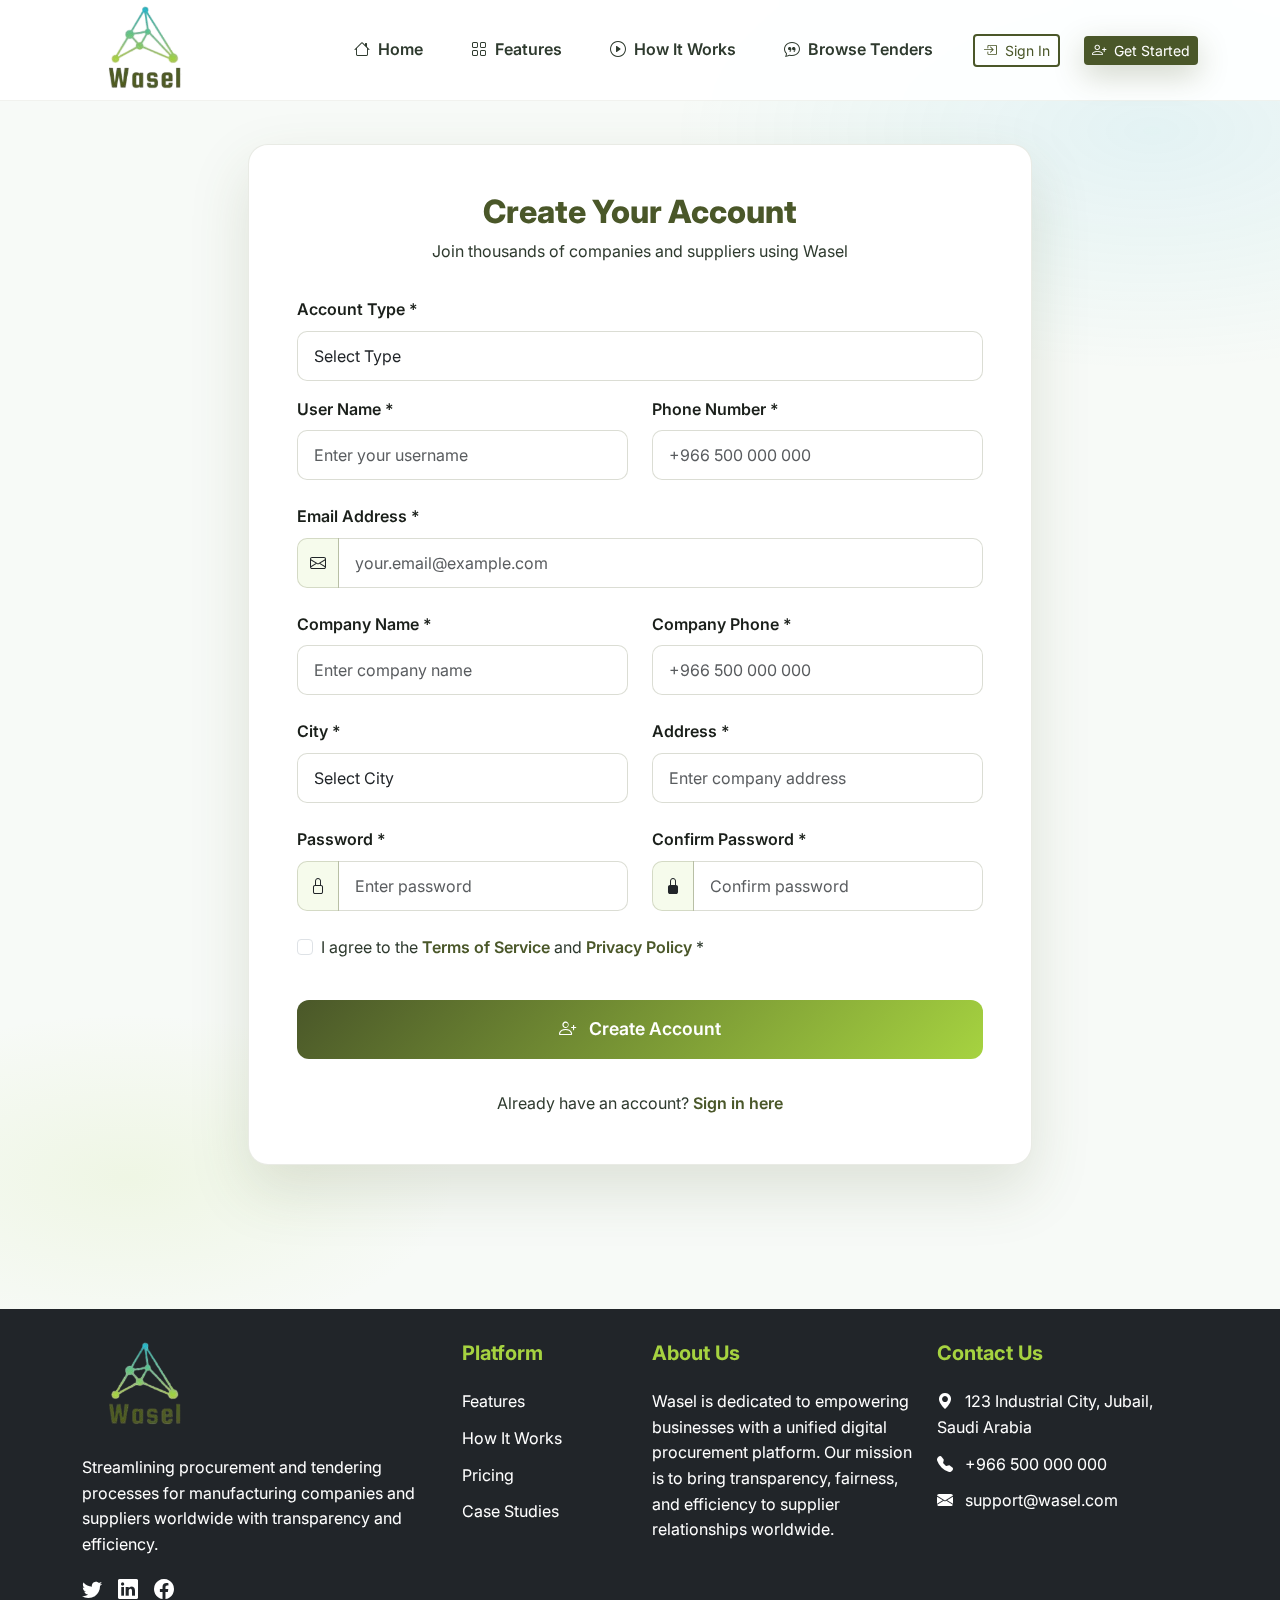
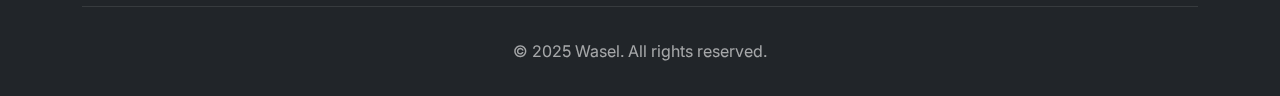
<file: Interfaces_Code/register.html>
<!DOCTYPE html>
<html lang="en">
<head>
    <meta charset="utf-8" />
    <meta name="viewport" content="width=device-width, initial-scale=1" />
    <title>Register - Wasel Procurement Platform</title>

    <!-- Bootstrap 5 -->
    <link href="https://cdn.jsdelivr.net/npm/bootstrap@5.3.3/dist/css/bootstrap.min.css" rel="stylesheet" />
    <!-- Bootstrap Icons -->
    <link href="https://cdn.jsdelivr.net/npm/bootstrap-icons@1.11.3/font/bootstrap-icons.css" rel="stylesheet" />
    <!-- Google Fonts -->
    <link href="https://fonts.googleapis.com/css2?family=Inter:wght@300;400;500;600;700;800&display=swap" rel="stylesheet">
    <link rel="stylesheet" href="custom.css">

</head>
<body>

<!-- NAVBAR -->
<nav class="navbar navbar-expand-lg p-0 fixed-top mb-4">
    <div class="container">
        <a class="navbar-brand d-flex align-items-center gap-2" href="index.html">
            <img src="logo.png" style="height: 90px;">
        </a>

        <button class="navbar-toggler" type="button" data-bs-toggle="collapse" data-bs-target="#navbarNav">
            <span class="navbar-toggler-icon"></span>
        </button>

        <div class="collapse navbar-collapse" id="navbarNav">
            <ul class="navbar-nav ms-auto align-items-center gap-3">
                <li class="nav-item"><a class="nav-link" href="index.html"><i class="bi bi-house me-1"></i> Home</a></li>
                <li class="nav-item"><a class="nav-link" href="index.html#features"><i class="bi bi-grid me-1"></i> Features</a></li>
                <li class="nav-item"><a class="nav-link" href="index.html#how-it-works"><i class="bi bi-play-circle me-1"></i> How It Works</a></li>
                <li class="nav-item"><a class="nav-link" href="tenders.html"><i class="bi bi-chat-quote me-1"></i> Browse Tenders</a></li>
                <li class="nav-item ms-2">
                    <a class="btn btn-outline-primary btn-sm" href="login.html">
                        <i class="bi bi-box-arrow-in-right me-1"></i> Sign In
                    </a>
                </li>
                <li class="nav-item">
                    <a class="btn btn-primary btn-sm ms-2" href="register.html">
                        <i class="bi bi-person-plus me-1"></i> Get Started
                    </a>
                </li>
            </ul>
        </div>
    </div>
</nav>

<!-- REGISTER SECTION -->
<section class="register-section">
    <div class="container register-container">
        <div class="row g-0 justify-content-center">
            <div class="col-lg-8 register-form-container register-card">
                <div class="form-header">
                    <h2>Create Your Account</h2>
                    <p>Join thousands of companies and suppliers using Wasel</p>
                </div>

                <!-- User Type Selection -->
                <div class="form-group mb-3">
                    <label for="userType" class="form-label">Account Type *</label>
                    <select class="form-control" id="userType" name="userType" required>
                        <option value="">Select Type</option>
                        <option value="buyer">Buyer</option>
                        <option value="seller">Seller</option>
                        <option value="both">Both</option>
                    </select>
                </div>


                <form id="registerForm">
                    <!-- USER Entity Fields -->
                    <div class="row">
                        <div class="col-md-6">
                            <div class="form-group">
                                <label for="userName" class="form-label">User Name *</label>
                                <input type="text" class="form-control" id="userName" name="userName" placeholder="Enter your username" required>
                            </div>
                        </div>
                        <div class="col-md-6">
                            <div class="form-group">
                                <label for="userPhone" class="form-label">Phone Number *</label>
                                <input type="tel" class="form-control" id="userPhone" name="userPhone" placeholder="+966 500 000 000" required>
                            </div>
                        </div>
                    </div>

                    <div class="form-group">
                        <label for="email" class="form-label">Email Address *</label>
                        <div class="input-group">
                            <span class="input-group-text"><i class="bi bi-envelope"></i></span>
                            <input type="email" class="form-control" id="email" name="email" placeholder="your.email@example.com" required>
                        </div>
                    </div>

                    <!-- BUYER Entity Fields (Initially shown) -->
                    <div id="buyerFields">
                        <div class="row">
                            <div class="col-md-6">
                                <div class="form-group">
                                    <label for="buyerName" class="form-label">Company Name *</label>
                                    <input type="text" class="form-control" id="buyerName" name="buyerName" placeholder="Enter company name" required>
                                </div>
                            </div>
                            <div class="col-md-6">
                                <div class="form-group">
                                    <label for="contactPhone" class="form-label">Company Phone *</label>
                                    <input type="tel" class="form-control" id="contactPhone" name="contactPhone" placeholder="+966 500 000 000" required>
                                </div>
                            </div>
                        </div>

                        <div class="row">
                            <div class="col-md-6">
                                <div class="form-group">
                                    <label for="buyerCity" class="form-label">City *</label>
                                    <select class="form-control" id="buyerCity" name="buyerCity" required>
                                        <option value="">Select City</option>
                                        <option value="riyadh">Riyadh</option>
                                        <option value="jeddah">Jeddah</option>
                                        <option value="dammam">Dammam</option>
                                        <option value="jubail">Jubail</option>
                                        <option value="yanbu">Yanbu</option>
                                        <option value="khobar">Al Khobar</option>
                                        <option value="other">Other</option>
                                    </select>
                                </div>
                            </div>
                            <div class="col-md-6">
                                <div class="form-group">
                                    <label for="buyerAddress" class="form-label">Address *</label>
                                    <input type="text" class="form-control" id="buyerAddress" name="buyerAddress" placeholder="Enter company address" required>
                                </div>
                            </div>
                        </div>
                    </div>

                    <!-- SELLER Entity Fields (Initially hidden) -->
                    <div id="sellerFields" style="display: none;">
                        <div class="row">
                            <div class="col-md-6">
                                <div class="form-group">
                                    <label for="sellerName" class="form-label">Supplier Name *</label>
                                    <input type="text" class="form-control" id="sellerName" name="sellerName" placeholder="Enter supplier name">
                                </div>
                            </div>
                            <div class="col-md-6">
                                <div class="form-group">
                                    <label for="sellerContactPhone" class="form-label">Business Phone *</label>
                                    <input type="tel" class="form-control" id="sellerContactPhone" name="sellerContactPhone" placeholder="+966 500 000 000">
                                </div>
                            </div>
                        </div>

                        <div class="row">
                            <div class="col-md-6">
                                <div class="form-group">
                                    <label for="sellerCity" class="form-label">City *</label>
                                    <select class="form-control" id="sellerCity" name="sellerCity">
                                        <option value="">Select City</option>
                                        <option value="riyadh">Riyadh</option>
                                        <option value="jeddah">Jeddah</option>
                                        <option value="dammam">Dammam</option>
                                        <option value="jubail">Jubail</option>
                                        <option value="yanbu">Yanbu</option>
                                        <option value="khobar">Al Khobar</option>
                                        <option value="other">Other</option>
                                    </select>
                                </div>
                            </div>
                            <div class="col-md-6">
                                <div class="form-group">
                                    <label for="sellerAddress" class="form-label">Business Address *</label>
                                    <input type="text" class="form-control" id="sellerAddress" name="sellerAddress" placeholder="Enter business address">
                                </div>
                            </div>
                        </div>
                    </div>

                    <!-- Password Fields -->
                    <div class="row">
                        <div class="col-md-6">
                            <div class="form-group">
                                <label for="password" class="form-label">Password *</label>
                                <div class="input-group">
                                    <span class="input-group-text"><i class="bi bi-lock"></i></span>
                                    <input type="password" class="form-control" id="password" name="password" placeholder="Enter password" required>
                                </div>
                            </div>
                        </div>
                        <div class="col-md-6">
                            <div class="form-group">
                                <label for="confirmPassword" class="form-label">Confirm Password *</label>
                                <div class="input-group">
                                    <span class="input-group-text"><i class="bi bi-lock-fill"></i></span>
                                    <input type="password" class="form-control" id="confirmPassword" name="confirmPassword" placeholder="Confirm password" required>
                                </div>
                            </div>
                        </div>
                    </div>

                    <!-- Terms and Conditions -->
                    <div class="form-group">
                        <div class="form-check">
                            <input class="form-check-input" type="checkbox" id="agreeTerms" required>
                            <label class="form-check-label" for="agreeTerms">
                                I agree to the <a href="#" class="text-decoration-none">Terms of Service</a> and <a href="#" class="text-decoration-none">Privacy Policy</a> *
                            </label>
                        </div>
                    </div>

                    <button type="submit" class="btn btn-register">
                        <i class="bi bi-person-plus me-2"></i> Create Account
                    </button>
                </form>

                <div class="login-link">
                    Already have an account? <a href="login.html" class="text-decoration-none">Sign in here</a>
                </div>
            </div>
        </div>
    </div>
</section>


<!-- FOOTER -->
<footer class="footer bg-dark text-white">
    <div class="container">
        <div class="row">
            <!-- Brand Section -->
            <div class="col-lg-4 ">
                <h5>
                    <img src="logo.png" style="height: 90px;">
                </h5>
                <p>Streamlining procurement and tendering processes for manufacturing companies and suppliers worldwide with transparency and efficiency.</p>
                <div class="d-flex gap-3 mt-3">
                    <a href="#" class="text-white"><i class="bi bi-twitter fs-5"></i></a>
                    <a href="#" class="text-white"><i class="bi bi-linkedin fs-5"></i></a>
                    <a href="#" class="text-white"><i class="bi bi-facebook fs-5"></i></a>
                </div>
            </div>

            <!-- Platform Section -->
            <div class="col-lg-2 col-md-4 ">
                <h5>Platform</h5>
                <ul class="list-unstyled">
                    <li><a href="#" class="text-white text-decoration-none">Features</a></li>
                    <li><a href="#" class="text-white text-decoration-none">How It Works</a></li>
                    <li><a href="#" class="text-white text-decoration-none">Pricing</a></li>
                    <li><a href="#" class="text-white text-decoration-none">Case Studies</a></li>
                </ul>
            </div>

            <!-- About Us Section -->
            <div class="col-lg-3 col-md-4 ">
                <h5>About Us</h5>
                <p>Wasel is dedicated to empowering businesses with a unified digital procurement platform. Our mission is to bring transparency, fairness, and efficiency to supplier relationships worldwide.</p>
            </div>

            <!-- Contact Us Section -->
            <div class="col-lg-3 col-md-4 ">
                <h5>Contact Us</h5>
                <ul class="list-unstyled">
                    <li><i class="bi bi-geo-alt-fill me-2"></i> 123 Industrial City, Jubail, Saudi Arabia</li>
                    <li><i class="bi bi-telephone-fill me-2"></i> +966 500 000 000</li>
                    <li><i class="bi bi-envelope-fill me-2"></i> support@wasel.com</li>
                </ul>
            </div>
        </div>

        <div class="footer-bottom text-center ">
            <p>&copy; 2025 Wasel. All rights reserved.</p>
        </div>
    </div>
</footer>

<!-- Bootstrap Bundle -->
<script src="https://cdn.jsdelivr.net/npm/bootstrap@5.3.3/dist/js/bootstrap.bundle.min.js"></script>

<script>
    document.addEventListener('DOMContentLoaded', function () {
        const userTypeSelect = document.getElementById('userType');
        const buyerFields = document.getElementById('buyerFields');
        const sellerFields = document.getElementById('sellerFields');

        function toggleFields(type) {
            if (type === 'buyer') {
                buyerFields.style.display = 'block';
                sellerFields.style.display = 'none';

                // Require buyer fields
                document.getElementById('buyerName').required = true;
                document.getElementById('contactPhone').required = true;
                document.getElementById('buyerCity').required = true;
                document.getElementById('buyerAddress').required = true;

                // Not required for seller
                document.getElementById('sellerName').required = false;
                document.getElementById('sellerContactPhone').required = false;
                document.getElementById('sellerCity').required = false;
                document.getElementById('sellerAddress').required = false;
            } else if (type === 'seller') {
                buyerFields.style.display = 'none';
                sellerFields.style.display = 'block';

                // Require seller fields
                document.getElementById('sellerName').required = true;
                document.getElementById('sellerContactPhone').required = true;
                document.getElementById('sellerCity').required = true;
                document.getElementById('sellerAddress').required = true;

                // Not required for buyer
                document.getElementById('buyerName').required = false;
                document.getElementById('contactPhone').required = false;
                document.getElementById('buyerCity').required = false;
                document.getElementById('buyerAddress').required = false;
            } else if (type === 'both') {
                buyerFields.style.display = 'block';
                sellerFields.style.display = 'block';

                // Require all fields
                document.getElementById('buyerName').required = true;
                document.getElementById('contactPhone').required = true;
                document.getElementById('buyerCity').required = true;
                document.getElementById('buyerAddress').required = true;

                document.getElementById('sellerName').required = true;
                document.getElementById('sellerContactPhone').required = true;
                document.getElementById('sellerCity').required = true;
                document.getElementById('sellerAddress').required = true;
            } else {
                buyerFields.style.display = 'none';
                sellerFields.style.display = 'none';
            }
        }

        // Listen for dropdown changes
        userTypeSelect.addEventListener('change', function () {
            toggleFields(this.value);
        });

        // Form submission remains the same
    });

</script>
</body>
</html>
</file>
<file: Interfaces_Code/custom.css>
:root {
    --brand-dark: #4a5729;   /* primary deep */
    --brand-accent: #a6d340; /* lime accent */
    --brand-sky: #33b5d4;    /* sky accent */
    --ink-900: #1a1f1a;
    --ink-700: #2e3a2e;
    --ink-500: #5f6a5f;
    --surface: #f7faf7;
    --white: #ffffff;
    --gradient-primary: linear-gradient(135deg, var(--brand-dark), var(--brand-accent));
    --gradient-secondary: linear-gradient(135deg, var(--brand-sky), var(--brand-accent));
}

body {
    font-family: 'Inter', system-ui, -apple-system, sans-serif;
    color: var(--ink-900);
    background: var(--surface);
    line-height: 1.6;
}

h1, h2, h3, h4, h5, h6 {
    font-weight: 700;
    line-height: 1.2;
}

/* ======= NAVBAR ======= */
.navbar {
    backdrop-filter: saturate(180%) blur(10px);
    background: rgba(255, 255, 255, 0.92);
    border-bottom: 1px solid rgba(74, 87, 41, 0.08);
    padding: 1rem 0;
    transition: all 0.3s ease;
}

.navbar.scrolled {
    padding: 0.5rem 0;
    box-shadow: 0 4px 20px rgba(0, 0, 0, 0.08);
}

.brand-logo {
    width: 42px;
    height: 42px;
    border-radius: 12px;
    background: var(--brand-dark);
    display: inline-flex;
    align-items: center;
    justify-content: center;
    color: var(--white);
    font-weight: 800;
    font-size: 1.2rem;
}

.navbar-brand {
    font-weight: 800;
    font-size: 1.5rem;
    color: var(--brand-dark) !important;
}

.nav-link {
    font-weight: 600;
    color: var(--ink-700) !important;
    padding: 0.5rem 1rem !important;
    border-radius: 8px;
    transition: all 0.2s ease;
}

.nav-link:hover {
    color: var(--brand-dark) !important;
    background: rgba(166, 211, 64, 0.1);
}

.nav-link.active {
    color: var(--brand-dark) !important;
    background: rgba(166, 211, 64, 0.15);
}

/* ======= HERO ======= */
.hero-section {
    position: relative;
    overflow: hidden;
    padding: 6rem 0 4rem;
    background:
            radial-gradient(1200px 600px at 85% -10%, rgba(51, 181, 212, 0.15), transparent 60%),
            radial-gradient(900px 500px at -10% 10%, rgba(166, 211, 64, 0.15), transparent 55%),
            linear-gradient(180deg, rgba(74, 87, 41, 0.03), rgba(74, 87, 41, 0));
}

.hero-content {
    position: relative;
    z-index: 2;
}

.hero-kicker {
    display: inline-flex;
    gap: 0.5rem;
    align-items: center;
    background: rgba(51, 181, 212, 0.12);
    color: var(--ink-700);
    border: 1px solid rgba(51, 181, 212, 0.35);
    padding: 0.5rem 1rem;
    border-radius: 100px;
    font-weight: 600;
    font-size: 0.9rem;
    margin-bottom: 1.5rem;
}

.hero-title {
    font-weight: 800;
    font-size: 3.5rem;
    letter-spacing: -0.02em;
    line-height: 1.1;
    margin-bottom: 1.5rem;
}

.hero-title .highlight {
    background: var(--brand-dark);
    -webkit-background-clip: text;
    -webkit-text-fill-color: transparent;
    position: relative;
}

.hero-subtitle {
    font-size: 1.25rem;
    color: var(--ink-700);
    margin-bottom: 2.5rem;
    max-width: 600px;
}

.hero-cta .btn {
    padding: 10px;
    font-weight: 600;
    border-radius: 12px;
    font-size: 1.1rem;
    transition: all 0.3s ease;
}

.btn-primary {
    background: var(--brand-dark);
    border: none;
    color: white;
    box-shadow: 0 10px 30px rgba(74, 87, 41, 0.25);
}

.btn-primary:hover {
    transform: translateY(-2px);
    box-shadow: 0 15px 40px rgba(74, 87, 41, 0.35);
}

.btn-outline-primary {
    border: 2px solid var(--brand-dark);
    color: var(--brand-dark);
    background: transparent;
}

.btn-outline-primary:hover {
    background: var(--brand-dark);
    color: white;
}

.hero-card {
    background: linear-gradient(135deg, rgba(255, 255, 255, 0.95), rgba(255, 255, 255, 0.9));
    border: 1px solid rgba(74, 87, 41, 0.12);
    box-shadow: 0 25px 60px rgba(74, 87, 41, 0.15);
    border-radius: 20px;
    padding: 2rem;
    backdrop-filter: blur(10px);
}

.hero-stats {
    display: flex;
    gap: 1rem;
    margin-top: 2rem;
}

.hero-stat {
    background: var(--white);
    border: 1px solid rgba(74, 87, 41, 0.1);
    border-radius: 16px;
    padding: 1.2rem;
    flex: 1;
    text-align: center;
    box-shadow: 0 5px 15px rgba(0, 0, 0, 0.05);
}

.hero-stat h4 {
    margin: 0;
    font-weight: 800;
    font-size: 1.8rem;
    color: var(--brand-dark);
}

.hero-stat small {
    color: var(--ink-500);
    font-weight: 600;
    font-size: 0.85rem;
}

/* ======= SECTIONS ======= */
.section {
    padding: 5rem 0;
}

.section-title {
    text-align: center;
    margin-bottom: 3rem;
}

.section-title h2 {
    font-size: 2.5rem;
    font-weight: 800;
    color: var(--brand-dark);
    margin-bottom: 1rem;
}

.section-title p {
    font-size: 1.2rem;
    color: var(--ink-700);
    max-width: 700px;
    margin: 0 auto;
}

.feature-card {
    background: white;
    border-radius: 16px;
    padding: 2rem;
    height: 100%;
    box-shadow: 0 10px 30px rgba(0, 0, 0, 0.05);
    border: 1px solid rgba(74, 87, 41, 0.08);
    transition: all 0.3s ease;
}

.feature-card:hover {
    transform: translateY(-5px);
    box-shadow: 0 20px 40px rgba(0, 0, 0, 0.1);
}

.feature-icon {
    width: 70px;
    height: 70px;
    border-radius: 16px;
    display: flex;
    align-items: center;
    justify-content: center;
    margin-bottom: 1.5rem;
    background: var(--gradient-primary);
    color: white;
    font-size: 1.8rem;
}

.feature-card h4 {
    font-weight: 700;
    margin-bottom: 1rem;
    color: var(--brand-dark);
}

.feature-card p {
    color: var(--ink-700);
}

/* ======= HOW IT WORKS ======= */
.process-step {
    display: flex;
    align-items: flex-start;
    margin-bottom: 2.5rem;
    position: relative;
}

.step-number {
    width: 50px;
    height: 50px;
    border-radius: 50%;
    background: var(--gradient-primary);
    color: white;
    display: flex;
    align-items: center;
    justify-content: center;
    font-weight: 800;
    font-size: 1.2rem;
    margin-right: 1.5rem;
    flex-shrink: 0;
}

.step-content h4 {
    font-weight: 700;
    margin-bottom: 0.5rem;
    color: var(--brand-dark);
}

.step-content p {
    color: var(--ink-700);
    margin-bottom: 0;
}

/* ======= TESTIMONIALS ======= */
.testimonial-card {
    background: white;
    border-radius: 16px;
    padding: 2rem;
    box-shadow: 0 10px 30px rgba(0, 0, 0, 0.05);
    border: 1px solid rgba(74, 87, 41, 0.08);
    height: 100%;
}

.testimonial-text {
    font-style: italic;
    color: var(--ink-700);
    margin-bottom: 1.5rem;
    position: relative;
}



.testimonial-author {
    display: flex;
    align-items: center;
}

.author-avatar {
    width: 50px;
    height: 50px;
    border-radius: 50%;
    background: var(--gradient-secondary);
    display: flex;
    align-items: center;
    justify-content: center;
    color: white;
    font-weight: 700;
    margin-right: 1rem;
}

.author-info h5 {
    margin-bottom: 0.2rem;
    font-weight: 700;
}

.author-info p {
    margin-bottom: 0;
    color: var(--ink-500);
    font-size: 0.9rem;
}

/* ======= CTA SECTION ======= */
.cta-section {
    background: var(--gradient-primary);
    color: white;
    padding: 5rem 0;
    text-align: center;
}

.cta-section h2 {
    font-size: 2.5rem;
    font-weight: 800;
    margin-bottom: 1rem;
}

.cta-section p {
    font-size: 1.2rem;
    margin-bottom: 2rem;
    max-width: 700px;
    margin-left: auto;
    margin-right: auto;
    opacity: 0.9;
}

.cta-btn {
    background: white;
    color: var(--brand-dark);
    border: none;
    padding: 1rem 2.5rem;
    font-weight: 700;
    border-radius: 12px;
    font-size: 1.1rem;
    transition: all 0.3s ease;
}

.cta-btn:hover {
    transform: translateY(-3px);
    box-shadow: 0 15px 30px rgba(0, 0, 0, 0.2);
}

/* ======= FOOTER ======= */
.footer {
    background: var(--brand-dark);
    color: white;
    padding: 2rem 0 1rem;
}

.footer h5 {
    font-weight: 700;
    margin-bottom: 1.5rem;
    color: var(--brand-accent);
}

.footer ul {
    list-style: none;
    padding-left: 0;
}

.footer ul li {
    margin-bottom: 0.7rem;
}

.footer ul li a {
    color: rgba(255, 255, 255, 0.7);
    text-decoration: none;
    transition: all 0.2s ease;
}

.footer ul li a:hover {
    color: white;
    padding-left: 5px;
}

.footer-bottom {
    border-top: 1px solid rgba(255, 255, 255, 0.1);
    padding-top: 2rem;
    text-align: center;
    color: rgba(255, 255, 255, 0.6);
}

/* ======= ANIMATIONS ======= */
@keyframes fadeInUp {
    from {
        opacity: 0;
        transform: translateY(30px);
    }
    to {
        opacity: 1;
        transform: translateY(0);
    }
}

.fade-in-up {
    animation: fadeInUp 0.8s ease forwards;
}

.delay-1 {
    animation-delay: 0.2s;
}

.delay-2 {
    animation-delay: 0.4s;
}

.delay-3 {
    animation-delay: 0.6s;
}

/* ======= RESPONSIVE ======= */
@media (max-width: 768px) {
    .hero-title {
        font-size: 2.5rem;
    }

    .hero-stats {
        flex-direction: column;
    }

    .section {
        padding: 3rem 0;
    }
}

.login-section {
    flex: 1;
    display: flex;
    align-items: center;
    padding: 9rem 0;
    background:
            radial-gradient(800px 400px at 90% 10%, rgba(51, 181, 212, 0.1), transparent 60%),
            radial-gradient(600px 300px at 10% 90%, rgba(166, 211, 64, 0.1), transparent 55%);
}

.login-container {
    max-width: 1200px;
    margin: 0 auto;
}

.login-card {
    background: white;
    border-radius: 20px;
    box-shadow: 0 25px 60px rgba(74, 87, 41, 0.15);
    border: 1px solid rgba(74, 87, 41, 0.12);
    overflow: hidden;
}

.login-hero {
    background: var(--gradient-primary);
    color: white;
    padding: 3rem;
    display: flex;
    flex-direction: column;
    justify-content: center;
    height: 100%;
}

.login-hero h2 {
    font-size: 2.2rem;
    font-weight: 800;
    margin-bottom: 1.5rem;
}

.login-hero p {
    font-size: 1.1rem;
    opacity: 0.9;
    margin-bottom: 2rem;
}

.feature-list {
    list-style: none;
    padding-left: 0;
}

.feature-list li {
    margin-bottom: 1rem;
    display: flex;
    align-items: flex-start;
}

.feature-list i {
    background: rgba(255, 255, 255, 0.2);
    width: 28px;
    height: 28px;
    border-radius: 50%;
    display: flex;
    align-items: center;
    justify-content: center;
    margin-right: 1rem;
    flex-shrink: 0;
    margin-top: 0.2rem;
}

.login-form-container {
    padding: 3rem;
}

.form-header {
    text-align: center;
    margin-bottom: 2rem;
}

.form-header h2 {
    font-size: 2rem;
    font-weight: 800;
    color: var(--brand-dark);
    margin-bottom: 0.5rem;
}

.form-header p {
    color: var(--ink-700);
}



.user-type-btn {
    flex: 1;
    text-align: center;
    padding: 0.75rem 1rem;
    border-radius: 8px;
    font-weight: 600;
    cursor: pointer;
    transition: all 0.3s ease;
    border: none;
    background: transparent;
    color: var(--ink-700);
}

.user-type-btn.active {
    background: var(--gradient-primary);
    color: white;
    box-shadow: 0 5px 15px rgba(74, 87, 41, 0.2);
}

.form-group {
    margin-bottom: 1.5rem;
}

.form-label {
    font-weight: 600;
    color: var(--ink-900);
    margin-bottom: 0.5rem;
}

.form-control {
    padding: 0.75rem 1rem;
    border-radius: 10px;
    border: 1px solid rgba(74, 87, 41, 0.2);
    transition: all 0.3s ease;
    font-size: 1rem;
}

.form-control:focus {
    border-color: var(--brand-accent);
    box-shadow: 0 0 0 0.2rem rgba(166, 211, 64, 0.25);
}

.input-group-text {
    background: rgba(166, 211, 64, 0.1);
    border: 1px solid rgba(74, 87, 41, 0.2);
    border-right: none;
    border-radius: 10px 0 0 10px;
}

.form-check-input:checked {
    background-color: var(--brand-accent);
    border-color: var(--brand-accent);
}

.form-check-label {
    color: var(--ink-700);
}

.form-check-label a {
    color: var(--brand-dark);
    font-weight: 600;
    text-decoration: none;
}

.form-check-label a:hover {
    text-decoration: underline;
}

.btn-login {
    background: var(--gradient-primary);
    border: none;
    color: white;
    padding: 1rem 2rem;
    font-weight: 600;
    border-radius: 12px;
    width: 100%;
    font-size: 1.1rem;
    transition: all 0.3s ease;
    margin-top: 1rem;
}

.btn-login:hover {
    transform: translateY(-2px);
    box-shadow: 0 10px 25px rgba(74, 87, 41, 0.3);
}

.divider {
    display: flex;
    align-items: center;
    margin: 2rem 0;
}

.divider::before,
.divider::after {
    content: "";
    flex: 1;
    height: 1px;
    background: rgba(74, 87, 41, 0.2);
}

.divider-text {
    padding: 0 1rem;
    color: var(--ink-500);
    font-weight: 500;
}

.btn-google {
    background: white;
    border: 1px solid rgba(74, 87, 41, 0.2);
    color: var(--ink-900);
    padding: 0.75rem 1.5rem;
    border-radius: 10px;
    font-weight: 600;
    width: 100%;
    transition: all 0.3s ease;
    display: flex;
    align-items: center;
    justify-content: center;
    gap: 0.5rem;
}

.btn-google:hover {
    background: rgba(74, 87, 41, 0.05);
    border-color: rgba(74, 87, 41, 0.3);
}

.register-link {
    text-align: center;
    margin-top: 2rem;
    color: var(--ink-700);
}

.register-link a {
    color: var(--brand-dark);
    font-weight: 600;
    text-decoration: none;
}

.register-link a:hover {
    text-decoration: underline;
}

.forgot-password {
    text-align: right;
    margin-top: -0.5rem;
    margin-bottom: 1rem;
}

.forgot-password a {
    color: var(--brand-dark);
    font-weight: 500;
    text-decoration: none;
    font-size: 0.9rem;
}

.forgot-password a:hover {
    text-decoration: underline;
}

/* ======= RESPONSIVE ======= */
@media (max-width: 992px) {
    .login-hero {
        padding: 2rem;
    }

    .login-form-container {
        padding: 2rem;
    }
}

@media (max-width: 768px) {
    .login-section {
        padding: 2rem 0;
    }

    .login-hero {
        text-align: center;
    }

    .feature-list li {
        justify-content: center;
    }
}

/* ======= REGISTER SECTION ======= */
.register-section {
    flex: 1;
    display: flex;
    align-items: center;
    padding: 9rem 0;
    background:
            radial-gradient(800px 400px at 90% 10%, rgba(51, 181, 212, 0.1), transparent 60%),
            radial-gradient(600px 300px at 10% 90%, rgba(166, 211, 64, 0.1), transparent 55%);
}

.register-container {
    max-width: 1200px;
    margin: 0 auto;
}

.register-card {
    background: white;
    border-radius: 20px;
    box-shadow: 0 25px 60px rgba(74, 87, 41, 0.15);
    border: 1px solid rgba(74, 87, 41, 0.12);
    overflow: hidden;
}

.register-form-container {
    padding: 3rem;
}


.form-check-label {
    color: var(--ink-700);
}

.form-check-label a {
    color: var(--brand-dark);
    font-weight: 600;
    text-decoration: none;
}

.form-check-label a:hover {
    text-decoration: underline;
}

.btn-register {
    background: var(--gradient-primary);
    border: none;
    color: white;
    padding: 1rem 2rem;
    font-weight: 600;
    border-radius: 12px;
    width: 100%;
    font-size: 1.1rem;
    transition: all 0.3s ease;
    margin-top: 1rem;
}

.btn-register:hover {
    transform: translateY(-2px);
    box-shadow: 0 10px 25px rgba(74, 87, 41, 0.3);
}

.login-link {
    text-align: center;
    margin-top: 2rem;
    color: var(--ink-700);
}

.login-link a {
    color: var(--brand-dark);
    font-weight: 600;
    text-decoration: none;
}

.login-link a:hover {
    text-decoration: underline;
}

/* ======= RESPONSIVE ======= */
@media (max-width: 992px) {
    .register-form-container {
        padding: 2rem;
    }
}

@media (max-width: 768px) {
    .register-section {
        padding: 2rem 0;
    }
}


.tenders-section {
    flex: 1;
    padding: 3rem 0;
    background:
            radial-gradient(800px 400px at 90% 10%, rgba(51, 181, 212, 0.1), transparent 60%),
            radial-gradient(600px 300px at 10% 90%, rgba(166, 211, 64, 0.1), transparent 55%);
}

.page-header {
    text-align: center;
    margin-bottom: 0rem;
    /* background: var(--gradient-secondary); */
    background-image: url(bg.jpg);
    background-size: cover;
    padding: 169px;
    background-repeat: no-repeat;

}

.page-header h1 {
    font-size: 2.5rem;
    font-weight: 800;
    color: var(--brand-dark);
    margin-bottom: 1rem;
}

.page-header p {
    font-size: 1.2rem;
    color: var(--ink-700);
    max-width: 600px;
    margin: 0 auto;
}

/* Filter Section */
.filter-card {
    background: white;
    border-radius: 16px;
    padding: 2rem;
    margin-bottom: 2rem;
    box-shadow: 0 10px 30px rgba(0, 0, 0, 0.05);
    border: 1px solid rgba(74, 87, 41, 0.08);
}

.filter-header {
    display: flex;
    justify-content: between;
    align-items: center;
    margin-bottom: 1.5rem;
}

.filter-header h3 {
    font-weight: 700;
    color: var(--brand-dark);
    margin: 0;
}

.filter-group {
    margin-bottom: 1.5rem;
}

.filter-label {
    font-weight: 600;
    color: var(--ink-900);
    margin-bottom: 0.5rem;
}

.btn-apply {
    background: var(--gradient-primary);
    border: none;
    color: white;
    padding: 0.75rem 2rem;
    font-weight: 600;
    border-radius: 10px;
    transition: all 0.3s ease;
}

.btn-apply:hover {
    transform: translateY(-2px);
    box-shadow: 0 10px 25px rgba(74, 87, 41, 0.3);
}

/* Tender Cards */
.tender-card {
    background: white;
    border-radius: 16px;
    padding: 2rem;
    margin-bottom: 1.5rem;
    box-shadow: 0 10px 30px rgba(0, 0, 0, 0.05);
    border: 1px solid rgba(74, 87, 41, 0.08);
    transition: all 0.3s ease;
    cursor: pointer;
}

.tender-card:hover {
    transform: translateY(-5px);
    box-shadow: 0 20px 40px rgba(0, 0, 0, 0.1);
}

.tender-header {
    display: flex;
    justify-content: between;
    align-items: flex-start;
    margin-bottom: 1rem;
}

.tender-title {
    flex: 1;
}

.tender-title h3 {
    font-weight: 700;
    color: var(--brand-dark);
    margin-bottom: 0.5rem;
}

.tender-status {
    padding: 0.5rem 1rem;
    border-radius: 20px;
    font-weight: 600;
    font-size: 0.9rem;
}

.status-open {
    background: rgba(166, 211, 64, 0.2);
    color: var(--brand-dark);
}

.status-closed {
    background: rgba(255, 0, 0, 0.1);
    color: #dc3545;
}

.status-evaluating {
    background: rgba(255, 193, 7, 0.2);
    color: #ffc107;
}

.tender-meta {
    display: flex;
    gap: 2rem;
    margin-bottom: 1.5rem;
    flex-wrap: wrap;
}

.meta-item {
    display: flex;
    align-items: center;
    gap: 0.5rem;
    color: var(--ink-700);
}

.meta-item i {
    color: var(--brand-accent);
}

.tender-description {
    color: var(--ink-700);
    margin-bottom: 1.5rem;
    line-height: 1.6;
}

.tender-footer {
    display: flex;
    justify-content: space-between;
    align-items: center;
    padding-top: 1rem;
    border-top: 1px solid rgba(74, 87, 41, 0.1);
}

.buyer-info {
    display: flex;
    align-items: center;
    gap: 1rem;
}

.buyer-avatar {
    width: 40px;
    height: 40px;
    border-radius: 50%;
    background: var(--gradient-primary);
    display: flex;
    align-items: center;
    justify-content: center;
    color: white;
    font-weight: 700;
}

.buyer-details h5 {
    margin: 0;
    font-weight: 600;
    color: var(--brand-dark);
}

.buyer-details p {
    margin: 0;
    color: var(--ink-500);
    font-size: 0.9rem;
}

.btn-view {
    background: transparent;
    border: 2px solid var(--brand-dark);
    color: var(--brand-dark);
    padding: 0.5rem 1.5rem;
    font-weight: 600;
    border-radius: 8px;
    transition: all 0.3s ease;
}

.btn-view:hover {
    background: var(--brand-dark);
    color: white;
}

.btn-bid {
    background: var(--gradient-primary);
    border: none;
    color: white;
    padding: 0.5rem 1.5rem;
    font-weight: 600;
    border-radius: 8px;
    transition: all 0.3s ease;
}

.btn-bid:hover {
    transform: translateY(-2px);
    box-shadow: 0 5px 15px rgba(74, 87, 41, 0.3);
}

/* Pagination */
.pagination {
    justify-content: center;
    margin-top: 3rem;
}

.page-link {
    color: var(--brand-dark);
    border: 1px solid rgba(74, 87, 41, 0.2);
    padding: 0.75rem 1rem;
}

.page-link:hover {
    background: rgba(166, 211, 64, 0.1);
    border-color: var(--brand-accent);
}

.page-item.active .page-link {
    background: var(--gradient-primary);
    border-color: var(--brand-accent);
}

/* Empty State */
.empty-state {
    text-align: center;
    padding: 4rem 2rem;
    color: var(--ink-500);
}

.empty-state i {
    font-size: 4rem;
    margin-bottom: 1rem;
    color: rgba(74, 87, 41, 0.3);
}

/* ======= RESPONSIVE ======= */
@media (max-width: 768px) {
    .tenders-section {
        padding: 2rem 0;
    }

    .page-header h1 {
        font-size: 2rem;
    }

    .tender-header {
        flex-direction: column;
        gap: 1rem;
    }

    .tender-footer {
        flex-direction: column;
        gap: 1rem;
        align-items: flex-start;
    }

    .tender-actions {
        width: 100%;
        display: flex;
        gap: 1rem;
    }

    .btn-view, .btn-bid {
        flex: 1;
    }
}


.tender-details-section {
    flex: 1;
    padding: 3rem 0;
    background:
            radial-gradient(800px 400px at 90% 10%, rgba(51, 181, 212, 0.1), transparent 60%),
            radial-gradient(600px 300px at 10% 90%, rgba(166, 211, 64, 0.1), transparent 55%);
}

.back-link {
    color: var(--brand-dark);
    text-decoration: none;
    font-weight: 600;
    margin-bottom: 2rem;
    display: inline-flex;
    align-items: center;
    gap: 0.5rem;
}

.back-link:hover {
    color: var(--brand-accent);
}

/* Tender Header */
.tender-header-card {
    background: white;
    border-radius: 16px;
    padding: 2rem;
    margin-bottom: 2rem;
    box-shadow: 0 10px 30px rgba(0, 0, 0, 0.05);
    border: 1px solid rgba(74, 87, 41, 0.08);
}

.tender-title-section {
    display: flex;
    justify-content: between;
    align-items: flex-start;
    margin-bottom: 1.5rem;
}

.tender-title {
    flex: 1;
}

.tender-title h1 {
    font-weight: 800;
    color: var(--brand-dark);
    margin-bottom: 0.5rem;
}

.tender-reference {
    color: var(--ink-500);
    font-weight: 600;
}

.tender-status {
    padding: 0.75rem 1.5rem;
    border-radius: 20px;
    font-weight: 600;
    font-size: 0.9rem;
}

.status-open {
    background: rgba(166, 211, 64, 0.2);
    color: var(--brand-dark);
}

.tender-meta-grid {
    display: grid;
    grid-template-columns: repeat(auto-fit, minmax(250px, 1fr));
    gap: 1.5rem;
    margin-bottom: 1.5rem;
}

.meta-card {
    background: rgba(166, 211, 64, 0.05);
    border: 1px solid rgba(166, 211, 64, 0.2);
    border-radius: 12px;
    padding: 1.5rem;
}

.meta-label {
    font-size: 0.9rem;
    color: var(--ink-500);
    font-weight: 600;
    margin-bottom: 0.5rem;
}

.meta-value {
    font-size: 1.1rem;
    font-weight: 700;
    color: var(--brand-dark);
}

/* Tender Content */
.content-card {
    background: white;
    border-radius: 16px;
    padding: 2rem;
    margin-bottom: 2rem;
    box-shadow: 0 10px 30px rgba(0, 0, 0, 0.05);
    border: 1px solid rgba(74, 87, 41, 0.08);
}

.card-title {
    font-weight: 700;
    color: var(--brand-dark);
    margin-bottom: 1.5rem;
    padding-bottom: 0.5rem;
    border-bottom: 2px solid rgba(166, 211, 64, 0.3);
}

.description-content {
    line-height: 1.8;
    color: var(--ink-700);
}

.criteria-list {
    list-style: none;
    padding: 0;
}

.criteria-item {
    padding: 1rem;
    border: 1px solid rgba(74, 87, 41, 0.1);
    border-radius: 8px;
    margin-bottom: 1rem;
    background: rgba(166, 211, 64, 0.05);
}

.criteria-header {
    display: flex;
    justify-content: space-between;
    align-items: center;
    margin-bottom: 0.5rem;
}

.criteria-name {
    font-weight: 600;
    color: var(--brand-dark);
}

.criteria-weight {
    background: var(--gradient-primary);
    color: white;
    padding: 0.25rem 0.75rem;
    border-radius: 20px;
    font-size: 0.8rem;
    font-weight: 600;
}

.criteria-description {
    color: var(--ink-700);
    font-size: 0.9rem;
}

/* Bidding Section */
.bidding-section {
    background: white;
    border-radius: 16px;
    padding: 2rem;
    box-shadow: 0 10px 30px rgba(0, 0, 0, 0.05);
    border: 1px solid rgba(74, 87, 41, 0.08);
}

.bid-form .form-group {
    margin-bottom: 1.5rem;
}

.form-label {
    font-weight: 600;
    color: var(--ink-900);
    margin-bottom: 0.5rem;
}

.form-control, .form-select {
    padding: 0.75rem 1rem;
    border-radius: 10px;
    border: 1px solid rgba(74, 87, 41, 0.2);
    transition: all 0.3s ease;
}

.form-control:focus, .form-select:focus {
    border-color: var(--brand-accent);
    box-shadow: 0 0 0 0.2rem rgba(166, 211, 64, 0.25);
}

.input-group-text {
    background: rgba(166, 211, 64, 0.1);
    border: 1px solid rgba(74, 87, 41, 0.2);
}

.btn-submit-bid {
    background: var(--gradient-primary);
    border: none;
    color: white;
    padding: 1rem 2rem;
    font-weight: 600;
    border-radius: 12px;
    width: 100%;
    font-size: 1.1rem;
    transition: all 0.3s ease;
    margin-top: 1rem;
}

.btn-submit-bid:hover {
    transform: translateY(-2px);
    box-shadow: 0 10px 25px rgba(74, 87, 41, 0.3);
}

.btn-submit-bid:disabled {
    background: var(--ink-500);
    cursor: not-allowed;
}

/* Existing Bids */
.bids-table {
    width: 100%;
    border-collapse: collapse;
}

.bids-table th {
    background: rgba(166, 211, 64, 0.1);
    padding: 1rem;
    text-align: left;
    font-weight: 600;
    color: var(--brand-dark);
    border-bottom: 2px solid rgba(166, 211, 64, 0.3);
}

.bids-table td {
    padding: 1rem;
    border-bottom: 1px solid rgba(74, 87, 41, 0.1);
}

.bid-score {
    font-weight: 700;
    color: var(--brand-dark);
}

/* Buyer Info */
.buyer-card {
    background: white;
    border-radius: 16px;
    padding: 2rem;
    box-shadow: 0 10px 30px rgba(0, 0, 0, 0.05);
    border: 1px solid rgba(74, 87, 41, 0.08);
}

.buyer-header {
    display: flex;
    align-items: center;
    gap: 1rem;
    margin-bottom: 1.5rem;
}

.buyer-avatar {
    width: 60px;
    height: 60px;
    border-radius: 50%;
    background: var(--gradient-primary);
    display: flex;
    align-items: center;
    justify-content: center;
    color: white;
    font-weight: 700;
    font-size: 1.5rem;
}

.buyer-info h3 {
    margin: 0;
    font-weight: 700;
    color: var(--brand-dark);
}

.buyer-info p {
    margin: 0;
    color: var(--ink-500);
}

.contact-info {
    list-style: none;
    padding: 0;
}

.contact-info li {
    padding: 0.5rem 0;
    border-bottom: 1px solid rgba(74, 87, 41, 0.1);
    display: flex;
    align-items: center;
    gap: 0.5rem;
}

.contact-info li:last-child {
    border-bottom: none;
}

/* ======= RESPONSIVE ======= */
@media (max-width: 768px) {
    .tender-details-section {
        padding: 2rem 0;
    }

    .tender-title-section {
        flex-direction: column;
        gap: 1rem;
    }

    .tender-meta-grid {
        grid-template-columns: 1fr;
    }

    .bids-table {
        display: block;
        overflow-x: auto;
    }
}
</file>
